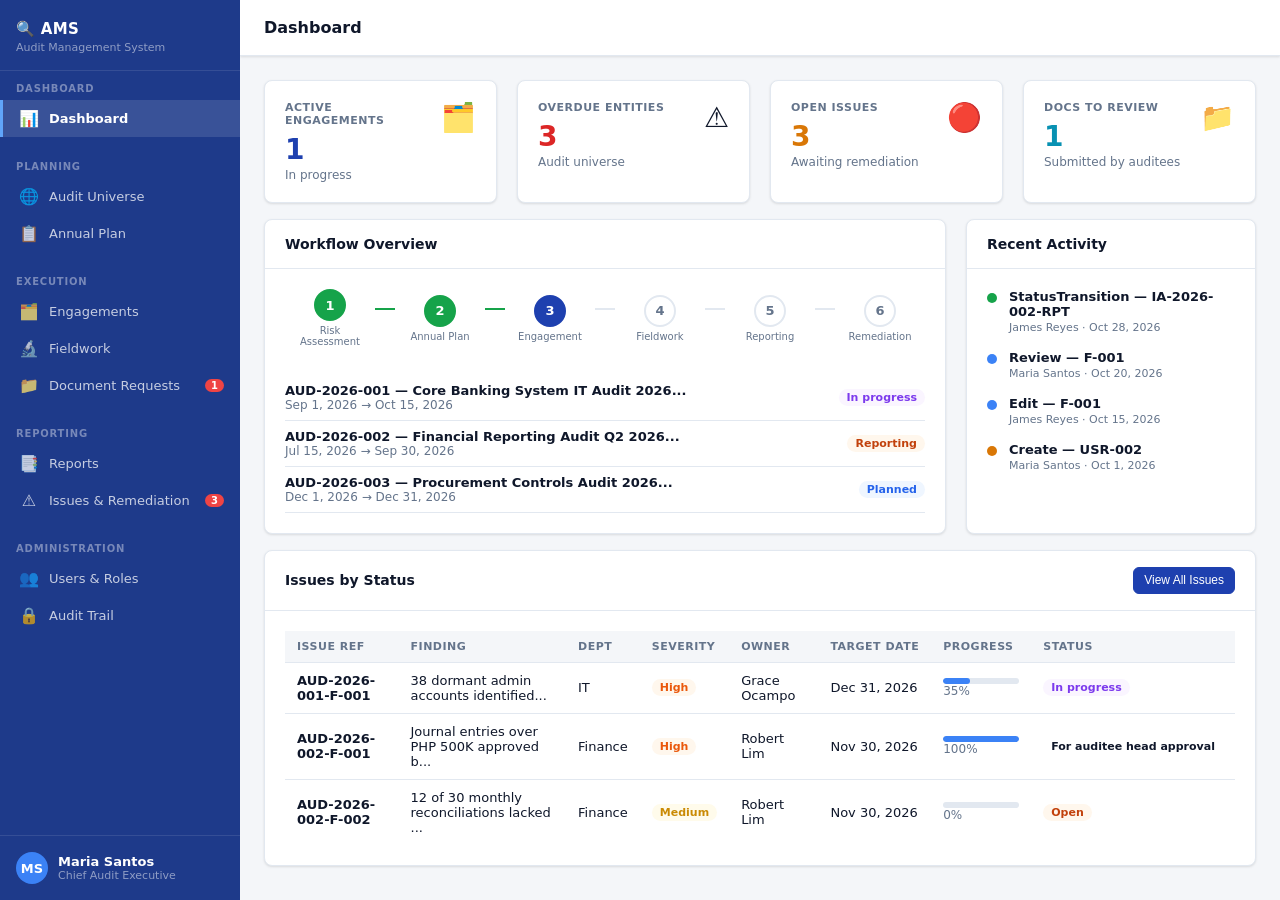
<file: index.html>
<!DOCTYPE html>
<html lang="en">
<head>
<meta charset="UTF-8">
<meta name="viewport" content="width=device-width, initial-scale=1.0">
<title>Audit Management System</title>
<style>
  :root {
    --bg: #f4f6f9;
    --surface: #ffffff;
    --border: #e2e8f0;
    --primary: #1e40af;
    --primary-light: #3b82f6;
    --primary-dark: #1e3a8a;
    --accent: #0ea5e9;
    --text: #0f172a;
    --muted: #64748b;
    --success: #16a34a;
    --warning: #d97706;
    --danger: #dc2626;
    --info: #0891b2;
    --radius: 8px;
    --shadow: 0 1px 3px rgba(0,0,0,0.08), 0 1px 2px rgba(0,0,0,0.04);
    --shadow-md: 0 4px 6px rgba(0,0,0,0.07), 0 2px 4px rgba(0,0,0,0.05);
  }
  * { box-sizing: border-box; margin: 0; padding: 0; }
  body { font-family: -apple-system, "Segoe UI", system-ui, sans-serif; font-size: 14px; background: var(--bg); color: var(--text); min-height: 100vh; }

  /* Layout */
  .app { display: flex; height: 100vh; overflow: hidden; }
  .sidebar { width: 240px; background: var(--primary-dark); color: #fff; display: flex; flex-direction: column; flex-shrink: 0; overflow-y: auto; }
  .sidebar-header { padding: 20px 16px 16px; border-bottom: 1px solid rgba(255,255,255,0.1); }
  .sidebar-header h1 { font-size: 15px; font-weight: 700; letter-spacing: 0.3px; }
  .sidebar-header p { font-size: 11px; color: rgba(255,255,255,0.5); margin-top: 3px; }
  .sidebar-section { padding: 12px 0; }
  .sidebar-section-label { font-size: 10px; font-weight: 600; letter-spacing: 0.8px; text-transform: uppercase; color: rgba(255,255,255,0.4); padding: 0 16px 6px; }
  .nav-item { display: flex; align-items: center; gap: 10px; padding: 9px 16px; cursor: pointer; font-size: 13px; color: rgba(255,255,255,0.75); transition: all 0.15s; border-left: 3px solid transparent; }
  .nav-item:hover { background: rgba(255,255,255,0.06); color: #fff; }
  .nav-item.active { background: rgba(255,255,255,0.12); color: #fff; border-left-color: #60a5fa; font-weight: 600; }
  .nav-item .icon { font-size: 16px; width: 20px; text-align: center; }
  .nav-badge { margin-left: auto; background: #ef4444; color: #fff; font-size: 10px; font-weight: 700; padding: 1px 6px; border-radius: 10px; }
  .sidebar-footer { margin-top: auto; padding: 16px; border-top: 1px solid rgba(255,255,255,0.1); }
  .user-chip { display: flex; align-items: center; gap: 10px; cursor: pointer; }
  .user-avatar { width: 32px; height: 32px; border-radius: 50%; background: var(--primary-light); display: flex; align-items: center; justify-content: center; font-size: 13px; font-weight: 700; color: #fff; flex-shrink: 0; }
  .user-info { flex: 1; min-width: 0; }
  .user-name { font-size: 13px; font-weight: 600; color: #fff; white-space: nowrap; overflow: hidden; text-overflow: ellipsis; }
  .user-role { font-size: 11px; color: rgba(255,255,255,0.5); }

  /* Main */
  .main { flex: 1; display: flex; flex-direction: column; overflow: hidden; }
  .topbar { background: var(--surface); border-bottom: 1px solid var(--border); padding: 0 24px; height: 56px; display: flex; align-items: center; gap: 16px; flex-shrink: 0; box-shadow: var(--shadow); }
  .topbar h2 { font-size: 16px; font-weight: 700; }
  .topbar-actions { margin-left: auto; display: flex; align-items: center; gap: 8px; }
  .content { flex: 1; overflow-y: auto; padding: 24px; }

  /* Cards */
  .card { background: var(--surface); border: 1px solid var(--border); border-radius: var(--radius); box-shadow: var(--shadow); }
  .card-header { padding: 16px 20px; border-bottom: 1px solid var(--border); display: flex; align-items: center; justify-content: space-between; gap: 12px; }
  .card-title { font-size: 14px; font-weight: 700; }
  .card-body { padding: 20px; }

  /* Buttons */
  .btn { display: inline-flex; align-items: center; gap: 6px; padding: 7px 14px; border-radius: 6px; font-size: 13px; font-weight: 500; cursor: pointer; border: 1px solid transparent; transition: all 0.15s; line-height: 1.4; }
  .btn-primary { background: var(--primary); color: #fff; border-color: var(--primary); }
  .btn-primary:hover { background: var(--primary-dark); }
  .btn-secondary { background: var(--surface); color: var(--text); border-color: var(--border); }
  .btn-secondary:hover { background: var(--bg); }
  .btn-success { background: var(--success); color: #fff; }
  .btn-danger { background: var(--danger); color: #fff; }
  .btn-warning { background: var(--warning); color: #fff; }
  .btn-info { background: var(--info); color: #fff; }
  .btn-sm { padding: 4px 10px; font-size: 12px; }
  .btn-xs { padding: 2px 8px; font-size: 11px; }
  .btn:disabled { opacity: 0.5; cursor: not-allowed; }

  /* Tables */
  .table-wrap { overflow-x: auto; }
  table { width: 100%; border-collapse: collapse; }
  th { background: var(--bg); font-size: 11px; font-weight: 600; text-transform: uppercase; letter-spacing: 0.5px; color: var(--muted); padding: 9px 12px; text-align: left; border-bottom: 1px solid var(--border); white-space: nowrap; }
  td { padding: 10px 12px; border-bottom: 1px solid var(--border); font-size: 13px; vertical-align: middle; }
  tr:last-child td { border-bottom: none; }
  tr:hover td { background: #f8fafc; }

  /* Badges */
  .badge { display: inline-block; padding: 2px 8px; border-radius: 12px; font-size: 11px; font-weight: 600; white-space: nowrap; }
  .badge-critical { background: #fef2f2; color: #dc2626; }
  .badge-high { background: #fff7ed; color: #ea580c; }
  .badge-medium { background: #fffbeb; color: #ca8a04; }
  .badge-low { background: #f0fdf4; color: #16a34a; }
  .badge-planned { background: #eff6ff; color: #2563eb; }
  .badge-scheduled { background: #f0f9ff; color: #0369a1; }
  .badge-in-progress { background: #faf5ff; color: #7c3aed; }
  .badge-reporting { background: #fff7ed; color: #c2410c; }
  .badge-closed { background: #f0fdf4; color: #15803d; }
  .badge-deferred { background: #fef9c3; color: #854d0e; }
  .badge-cancelled { background: #fef2f2; color: #991b1b; }
  .badge-draft { background: #f1f5f9; color: #475569; }
  .badge-open { background: #fff7ed; color: #c2410c; }
  .badge-approved { background: #f0fdf4; color: #15803d; }
  .badge-pending { background: #fef9c3; color: #854d0e; }
  .badge-overdue { background: #fef2f2; color: #dc2626; }
  .badge-due-soon { background: #fff7ed; color: #ea580c; }
  .badge-not-due { background: #f0fdf4; color: #16a34a; }
  .badge-never { background: #f8fafc; color: #64748b; }
  .badge-default { background: #f1f5f9; color: #475569; }

  /* Forms */
  .form-group { margin-bottom: 16px; }
  .form-row { display: grid; grid-template-columns: repeat(auto-fit, minmax(200px, 1fr)); gap: 16px; }
  label { display: block; font-size: 12px; font-weight: 600; color: var(--muted); margin-bottom: 5px; text-transform: uppercase; letter-spacing: 0.3px; }
  input[type=text], input[type=number], input[type=date], input[type=email], select, textarea {
    width: 100%; padding: 8px 10px; border: 1px solid var(--border); border-radius: 6px; font-size: 13px; color: var(--text); background: var(--surface); transition: border 0.15s; outline: none;
  }
  input:focus, select:focus, textarea:focus { border-color: var(--primary-light); box-shadow: 0 0 0 3px rgba(59,130,246,0.1); }
  textarea { resize: vertical; min-height: 80px; }

  /* Grid */
  .grid-2 { display: grid; grid-template-columns: 1fr 1fr; gap: 20px; }
  .grid-3 { display: grid; grid-template-columns: 1fr 1fr 1fr; gap: 20px; }
  .grid-4 { display: grid; grid-template-columns: repeat(4, 1fr); gap: 20px; }

  /* Stats */
  .stat-card { background: var(--surface); border: 1px solid var(--border); border-radius: var(--radius); padding: 20px; box-shadow: var(--shadow); }
  .stat-label { font-size: 11px; font-weight: 600; color: var(--muted); text-transform: uppercase; letter-spacing: 0.5px; }
  .stat-value { font-size: 28px; font-weight: 800; margin: 6px 0 2px; }
  .stat-sub { font-size: 12px; color: var(--muted); }
  .stat-icon { font-size: 28px; }

  /* Modals */
  .modal-overlay { position: fixed; inset: 0; background: rgba(0,0,0,0.5); display: flex; align-items: center; justify-content: center; z-index: 1000; padding: 20px; }
  .modal { background: var(--surface); border-radius: 10px; width: 100%; max-width: 640px; max-height: 90vh; display: flex; flex-direction: column; box-shadow: 0 20px 60px rgba(0,0,0,0.2); }
  .modal-lg { max-width: 860px; }
  .modal-header { padding: 20px 24px 16px; border-bottom: 1px solid var(--border); display: flex; align-items: center; justify-content: space-between; }
  .modal-header h3 { font-size: 16px; font-weight: 700; }
  .modal-close { background: none; border: none; font-size: 20px; cursor: pointer; color: var(--muted); padding: 2px 6px; border-radius: 4px; }
  .modal-close:hover { background: var(--bg); color: var(--text); }
  .modal-body { padding: 24px; overflow-y: auto; flex: 1; }
  .modal-footer { padding: 16px 24px; border-top: 1px solid var(--border); display: flex; justify-content: flex-end; gap: 10px; }

  /* Tabs (inner) */
  .tab-bar { display: flex; border-bottom: 2px solid var(--border); margin-bottom: 20px; gap: 4px; }
  .tab-btn { padding: 8px 16px; font-size: 13px; font-weight: 500; cursor: pointer; border: none; background: none; color: var(--muted); border-bottom: 2px solid transparent; margin-bottom: -2px; transition: all 0.15s; border-radius: 4px 4px 0 0; }
  .tab-btn:hover { color: var(--primary); background: var(--bg); }
  .tab-btn.active { color: var(--primary); border-bottom-color: var(--primary); font-weight: 700; }
  .tab-panel { display: none; }
  .tab-panel.active { display: block; }

  /* Timeline */
  .timeline { list-style: none; padding: 0; }
  .timeline-item { display: flex; gap: 12px; margin-bottom: 16px; }
  .timeline-dot { width: 10px; height: 10px; border-radius: 50%; background: var(--primary-light); flex-shrink: 0; margin-top: 4px; }
  .timeline-dot.success { background: var(--success); }
  .timeline-dot.warning { background: var(--warning); }
  .timeline-dot.danger { background: var(--danger); }
  .timeline-content { flex: 1; }
  .timeline-title { font-size: 13px; font-weight: 600; }
  .timeline-meta { font-size: 11px; color: var(--muted); margin-top: 2px; }

  /* Progress */
  .progress-bar { background: var(--border); border-radius: 99px; height: 6px; overflow: hidden; }
  .progress-fill { height: 100%; border-radius: 99px; background: var(--primary-light); transition: width 0.3s; }

  /* Alert */
  .alert { padding: 12px 16px; border-radius: 6px; font-size: 13px; margin-bottom: 16px; display: flex; align-items: flex-start; gap: 10px; }
  .alert-info { background: #eff6ff; border: 1px solid #bfdbfe; color: #1e40af; }
  .alert-warning { background: #fffbeb; border: 1px solid #fde68a; color: #92400e; }
  .alert-success { background: #f0fdf4; border: 1px solid #bbf7d0; color: #14532d; }
  .alert-danger { background: #fef2f2; border: 1px solid #fecaca; color: #991b1b; }

  /* Checklist */
  .check-item { display: flex; align-items: center; gap: 10px; padding: 8px 0; border-bottom: 1px solid var(--border); }
  .check-item:last-child { border-bottom: none; }
  .check-item input[type=checkbox] { width: 16px; height: 16px; accent-color: var(--primary); }
  .check-label { font-size: 13px; flex: 1; }

  /* Risk matrix colors */
  .risk-critical { color: var(--danger); font-weight: 700; }
  .risk-high { color: var(--warning); font-weight: 700; }
  .risk-medium { color: #ca8a04; font-weight: 700; }
  .risk-low { color: var(--success); font-weight: 700; }

  /* Misc */
  .flex { display: flex; align-items: center; }
  .gap-2 { gap: 8px; }
  .gap-3 { gap: 12px; }
  .mt-4 { margin-top: 16px; }
  .mt-6 { margin-top: 24px; }
  .mb-4 { margin-bottom: 16px; }
  .text-muted { color: var(--muted); }
  .text-sm { font-size: 12px; }
  .font-bold { font-weight: 700; }
  .text-right { text-align: right; }
  .hidden { display: none !important; }
  .divider { height: 1px; background: var(--border); margin: 20px 0; }
  .chip { display: inline-flex; align-items: center; gap: 4px; padding: 2px 8px; background: var(--bg); border: 1px solid var(--border); border-radius: 20px; font-size: 11px; color: var(--muted); }

  /* Workflow Steps */
  .workflow-steps { display: flex; align-items: center; gap: 0; margin-bottom: 24px; overflow-x: auto; padding-bottom: 4px; }
  .wf-step { display: flex; flex-direction: column; align-items: center; flex: 1; min-width: 90px; }
  .wf-step-circle { width: 32px; height: 32px; border-radius: 50%; display: flex; align-items: center; justify-content: center; font-size: 13px; font-weight: 700; border: 2px solid var(--border); background: var(--surface); color: var(--muted); }
  .wf-step-circle.done { background: var(--success); border-color: var(--success); color: #fff; }
  .wf-step-circle.active { background: var(--primary); border-color: var(--primary); color: #fff; }
  .wf-step-label { font-size: 10px; color: var(--muted); margin-top: 4px; text-align: center; max-width: 80px; }
  .wf-connector { flex: 1; height: 2px; background: var(--border); margin-top: -18px; min-width: 20px; }
  .wf-connector.done { background: var(--success); }

  /* Scrollbar */
  ::-webkit-scrollbar { width: 6px; height: 6px; }
  ::-webkit-scrollbar-track { background: transparent; }
  ::-webkit-scrollbar-thumb { background: #cbd5e1; border-radius: 3px; }

  /* Toast */
  #toast-container { position: fixed; bottom: 24px; right: 24px; display: flex; flex-direction: column; gap: 8px; z-index: 9999; }
  .toast { background: #1e293b; color: #f8fafc; padding: 12px 18px; border-radius: 8px; font-size: 13px; box-shadow: var(--shadow-md); display: flex; align-items: center; gap: 10px; animation: slideIn 0.2s ease; }
  .toast.success { border-left: 3px solid var(--success); }
  .toast.error { border-left: 3px solid var(--danger); }
  .toast.info { border-left: 3px solid var(--accent); }
  @keyframes slideIn { from { transform: translateX(40px); opacity: 0; } to { transform: translateX(0); opacity: 1; } }

  @media (max-width: 768px) {
    .sidebar { width: 200px; }
    .grid-4 { grid-template-columns: 1fr 1fr; }
    .grid-3 { grid-template-columns: 1fr 1fr; }
    .grid-2 { grid-template-columns: 1fr; }
  }
</style>
</head>
<body>

<div id="toast-container"></div>

<!-- MODAL CONTAINER -->
<div id="modal-root"></div>

<div class="app">
  <!-- SIDEBAR -->
  <aside class="sidebar">
    <div class="sidebar-header">
      <h1>🔍 AMS</h1>
      <p>Audit Management System</p>
    </div>

    <div class="sidebar-section">
      <div class="sidebar-section-label">Dashboard</div>
      <div class="nav-item active" onclick="navigate('dashboard')" id="nav-dashboard">
        <span class="icon">📊</span> Dashboard
      </div>
    </div>

    <div class="sidebar-section">
      <div class="sidebar-section-label">Planning</div>
      <div class="nav-item" onclick="navigate('universe')" id="nav-universe">
        <span class="icon">🌐</span> Audit Universe
      </div>
      <div class="nav-item" onclick="navigate('plan')" id="nav-plan">
        <span class="icon">📋</span> Annual Plan
      </div>
    </div>

    <div class="sidebar-section">
      <div class="sidebar-section-label">Execution</div>
      <div class="nav-item" onclick="navigate('engagements')" id="nav-engagements">
        <span class="icon">🗂️</span> Engagements
      </div>
      <div class="nav-item" onclick="navigate('fieldwork')" id="nav-fieldwork">
        <span class="icon">🔬</span> Fieldwork
      </div>
      <div class="nav-item" onclick="navigate('docreqs')" id="nav-docreqs">
        <span class="icon">📁</span> Document Requests
        <span class="nav-badge" id="badge-docreqs">3</span>
      </div>
    </div>

    <div class="sidebar-section">
      <div class="sidebar-section-label">Reporting</div>
      <div class="nav-item" onclick="navigate('reporting')" id="nav-reporting">
        <span class="icon">📑</span> Reports
      </div>
      <div class="nav-item" onclick="navigate('issues')" id="nav-issues">
        <span class="icon">⚠️</span> Issues & Remediation
        <span class="nav-badge" id="badge-issues">7</span>
      </div>
    </div>

    <div class="sidebar-section">
      <div class="sidebar-section-label">Administration</div>
      <div class="nav-item" onclick="navigate('iam')" id="nav-iam">
        <span class="icon">👥</span> Users & Roles
      </div>
      <div class="nav-item" onclick="navigate('trail')" id="nav-trail">
        <span class="icon">🔒</span> Audit Trail
      </div>
    </div>

    <div class="sidebar-footer">
      <div class="user-chip" onclick="navigate('iam')">
        <div class="user-avatar" id="user-avatar">CA</div>
        <div class="user-info">
          <div class="user-name" id="user-name">Chief Auditor</div>
          <div class="user-role" id="user-role">Chief Audit Executive</div>
        </div>
      </div>
    </div>
  </aside>

  <!-- MAIN -->
  <main class="main">
    <div class="topbar">
      <h2 id="page-title">Dashboard</h2>
      <div class="topbar-actions" id="topbar-actions"></div>
    </div>
    <div class="content" id="main-content">
      <!-- Dynamic content rendered here -->
    </div>
  </main>
</div>

<script>
// ============================================================
// DATA STORE (In-memory simulation)
// ============================================================
const DB = {
  currentUser: { id: 'AUDR-001', name: 'Maria Santos', role: 'cae', initials: 'MS', dept: 'Internal Audit' },

  roles: [
    { id: 'cae', label: 'Chief Audit Executive' },
    { id: 'manager', label: 'Audit Manager' },
    { id: 'lead', label: 'Audit-in-Charge' },
    { id: 'staff', label: 'Staff Auditor' },
    { id: 'reviewer', label: 'Independent Reviewer' },
    { id: 'committee', label: 'Audit Committee Member' },
    { id: 'exec', label: 'Executive Viewer' },
    { id: 'dept_head', label: 'Department Head' },
    { id: 'owner', label: 'Issue Owner (Auditee)' },
    { id: 'admin', label: 'System Administrator' },
  ],

  users: [
    { id: 'AUDR-001', fullName: 'Maria Santos', email: 'msantos@company.com', department: 'Internal Audit', assignedRoles: ['role:cae'], invitation: { status: 'Active' } },
    { id: 'AUDR-002', fullName: 'James Reyes', email: 'jreyes@company.com', department: 'Internal Audit', assignedRoles: ['role:auditor_in_charge'], invitation: { status: 'Active' } },
    { id: 'AUDR-003', fullName: 'Ana Cruz', email: 'acruz@company.com', department: 'Internal Audit', assignedRoles: ['role:staff_auditor'], invitation: { status: 'Active' } },
    { id: 'AUDR-004', fullName: 'Carlos Tan', email: 'ctan@company.com', department: 'Internal Audit', assignedRoles: ['role:independent_reviewer'], invitation: { status: 'Active' } },
    { id: 'USR-001', fullName: 'Robert Lim', email: 'rlim@company.com', department: 'Finance', assignedRoles: ['role:dept_head'], invitation: { status: 'Active' } },
    { id: 'USR-002', fullName: 'Grace Ocampo', email: 'gocampo@company.com', department: 'IT', assignedRoles: ['role:issue_owner'], reportsTo: 'USR-001', invitation: { status: 'Active' } },
    { id: 'USR-003', fullName: 'Mark Dela Cruz', email: 'mdelacruz@company.com', department: 'Operations', assignedRoles: ['role:issue_owner'], reportsTo: 'USR-001', invitation: { status: 'Active' } },
    { id: 'SIG-001', fullName: 'Board Audit Committee', email: 'bac@company.com', department: 'Board', assignedRoles: ['role:audit_committee'], invitation: { status: 'Active' } },
  ],

  auditables: [
    { sk: 'ENT-001', entityName: 'Core Banking System', category: 'system', department: 'IT', owner: 'USR-002', likelihood: 5, impact: 5, riskScore: 25, riskRating: 'Critical', auditFrequencyMonths: 6, defaultSize: 'Complex', lastAuditDate: '2024-06-15', lastAuditId: 'AUD-2024-001', nextDueDate: '2024-12-15', dueStatus: 'Overdue', version: 3 },
    { sk: 'ENT-002', entityName: 'Financial Reporting', category: 'process', department: 'Finance', owner: 'USR-001', likelihood: 4, impact: 5, riskScore: 20, riskRating: 'Critical', auditFrequencyMonths: 6, defaultSize: 'Complex', lastAuditDate: '2025-01-10', lastAuditId: 'AUD-2025-001', nextDueDate: '2025-07-10', dueStatus: 'Overdue', version: 2 },
    { sk: 'ENT-003', entityName: 'Procurement & Vendor Mgmt', category: 'process', department: 'Operations', owner: 'USR-003', likelihood: 3, impact: 4, riskScore: 12, riskRating: 'High', auditFrequencyMonths: 12, defaultSize: 'Medium', lastAuditDate: '2025-03-20', lastAuditId: 'AUD-2025-002', nextDueDate: '2026-03-20', dueStatus: 'Due <= 90 days', version: 2 },
    { sk: 'ENT-004', entityName: 'HR & Payroll', category: 'department', department: 'HR', owner: 'USR-001', likelihood: 2, impact: 4, riskScore: 8, riskRating: 'Medium', auditFrequencyMonths: 24, defaultSize: 'Medium', lastAuditDate: null, lastAuditId: null, nextDueDate: null, dueStatus: 'Never audited', version: 1 },
    { sk: 'ENT-005', entityName: 'Branch Operations - Makati', category: 'location', department: 'Operations', owner: 'USR-003', likelihood: 2, impact: 3, riskScore: 6, riskRating: 'Medium', auditFrequencyMonths: 24, defaultSize: 'Simple', lastAuditDate: '2024-12-01', lastAuditId: 'AUD-2024-005', nextDueDate: '2026-12-01', dueStatus: 'Not due', version: 1 },
    { sk: 'ENT-006', entityName: 'Cybersecurity Controls', category: 'system', department: 'IT', owner: 'USR-002', likelihood: 5, impact: 4, riskScore: 20, riskRating: 'Critical', auditFrequencyMonths: 6, defaultSize: 'Complex', lastAuditDate: '2025-04-01', lastAuditId: null, nextDueDate: '2025-10-01', dueStatus: 'Overdue', version: 1 },
  ],

  audits: [
    { sk: 'AUD-2026-001', entityId: 'ENT-001', auditType: 'IT', title: 'Core Banking System IT Audit 2026', status: 'In progress', size: 'Complex', budgetedHours: 400, targetWeeks: 6, startDate: '2026-09-01', endDate: '2026-10-15', objectives: 'Assess IT controls, cybersecurity posture, and system reliability of core banking operations.', scope: 'Core Banking System modules including transaction processing, user access, and data management.', team: { supervisor: { auditorId: 'AUDR-001', allocatedHours: 40 }, lead: { auditorId: 'AUDR-002', allocatedHours: 120 }, staff: [{ auditorId: 'AUDR-003', allocatedHours: 240 }] }, contacts: ['USR-002'], readinessChecks: { objectives: true, scope: true, lead: true, independence: true, timeline: true, notificationLetter: true, docRequestList: true, teamConfirmed: true, managementBriefing: false }, report: { status: 'Draft', overallRating: null }, version: 5 },
    { sk: 'AUD-2026-002', entityId: 'ENT-002', auditType: 'Financial', title: 'Financial Reporting Audit Q2 2026', status: 'Reporting', size: 'Complex', budgetedHours: 400, targetWeeks: 6, startDate: '2026-07-15', endDate: '2026-09-30', objectives: 'Evaluate accuracy, completeness, and compliance of financial reporting processes.', scope: 'General ledger, financial statements, period-close procedures.', team: { supervisor: { auditorId: 'AUDR-001', allocatedHours: 40 }, lead: { auditorId: 'AUDR-002', allocatedHours: 120 }, staff: [{ auditorId: 'AUDR-003', allocatedHours: 240 }] }, contacts: ['USR-001'], readinessChecks: { objectives: true, scope: true, lead: true, independence: true, timeline: true, notificationLetter: true, docRequestList: true, teamConfirmed: true, managementBriefing: true }, report: { reportRef: 'IA-2026-002-RPT', status: 'For engagement lead approval', overallRating: 'Needs improvement', reportDate: '2026-10-28', executiveSummary: 'The audit identified two significant findings related to period-close controls and journal entry approvals.', includedFindingIds: ['AUD-2026-002#F-001', 'AUD-2026-002#F-002'] }, version: 8 },
    { sk: 'AUD-2026-003', entityId: 'ENT-003', auditType: 'Operational', title: 'Procurement Controls Audit 2026', status: 'Planned', size: 'Medium', budgetedHours: 240, targetWeeks: 4, startDate: '2026-12-01', endDate: '2026-12-31', objectives: 'Review procurement processes and vendor management controls.', scope: 'Vendor onboarding, PO process, three-way matching, payment approvals.', team: { supervisor: { auditorId: 'AUDR-001', allocatedHours: 30 }, lead: { auditorId: 'AUDR-002', allocatedHours: 80 }, staff: [] }, contacts: ['USR-003'], readinessChecks: { objectives: true, scope: false, lead: true, independence: false, timeline: false, notificationLetter: false, docRequestList: false, teamConfirmed: false, managementBriefing: false }, report: { status: 'Draft' }, version: 1 },
  ],

  notes: [
    { sk: 'AUD-2026-001#WN-001', auditId: 'AUD-2026-001', ref: 'WN-001', type: 'NOTE', title: 'User Access Review - System Admin Accounts', reviewStatus: 'For head review', independentReviewNeeded: false, isSharedWithAuditee: false, comments: [], version: 2 },
    { sk: 'AUD-2026-001#WN-002', auditId: 'AUD-2026-001', ref: 'WN-002', type: 'NOTE', title: 'Patch Management Observation', reviewStatus: 'Draft', independentReviewNeeded: false, isSharedWithAuditee: false, comments: [], version: 1 },
    { sk: 'AUD-2026-001#F-001', auditId: 'AUD-2026-001', ref: 'F-001', type: 'FINDING', title: 'Excessive Privileged Access Accounts', reviewStatus: 'Cleared', independentReviewNeeded: true, isSharedWithAuditee: true, severity: 'High', category: 'Access Control', condition: '38 dormant admin accounts identified in production system', criteria: 'IT Security Policy 3.2 - Access reviews shall be conducted quarterly', cause: 'Lack of automated deprovisioning upon role change or termination', effect: 'Unauthorized access risk to core banking data and functions', recommendation: 'Implement automated deprovisioning workflow integrated with HR system', actionOwner: 'USR-002', targetDate: '2026-12-31', comments: [{ commentId: 'C001', authorId: 'AUDR-002', authorRole: 'Lead', text: 'Confirmed with IT team - 38 accounts verified dormant for 90+ days.', visibility: 'Internal', createdAt: '2026-10-15T10:00:00Z' }], version: 4 },
    { sk: 'AUD-2026-002#F-001', auditId: 'AUD-2026-002', ref: 'F-001', type: 'FINDING', title: 'Inadequate Period-Close Controls', reviewStatus: 'Cleared', independentReviewNeeded: true, isSharedWithAuditee: true, severity: 'High', category: 'Financial Controls', condition: 'Journal entries over PHP 500K approved by same preparer', criteria: 'Segregation of duties policy', cause: 'System configuration does not enforce dual approval', effect: 'Risk of unauthorized financial adjustments', recommendation: 'Configure system to require approver different from preparer', actionOwner: 'USR-001', targetDate: '2026-11-30', comments: [], version: 3 },
    { sk: 'AUD-2026-002#F-002', auditId: 'AUD-2026-002', ref: 'F-002', type: 'FINDING', title: 'Incomplete Reconciliation Documentation', reviewStatus: 'Cleared', independentReviewNeeded: false, isSharedWithAuditee: true, severity: 'Medium', category: 'Documentation', condition: '12 of 30 monthly reconciliations lacked supervisor sign-off', criteria: 'Reconciliation Policy 4.1', cause: 'Manual process without system enforcement', effect: 'Undetected reconciliation errors may persist', recommendation: 'Implement digital workflow for reconciliation approvals', actionOwner: 'USR-001', targetDate: '2026-11-30', comments: [], version: 2 },
  ],

  docreqs: [
    { sk: 'AUD-2026-001__DRL-001', auditId: 'AUD-2026-001', requestId: 'DRL-001', title: 'User Access Report - All Systems', description: 'Complete list of all active users with access rights per system as of audit date.', dueDate: '2026-09-15', status: 'Accepted', attachedFiles: ['evidence/AUD-2026-001/auditee/user-access-report.xlsx'], version: 3 },
    { sk: 'AUD-2026-001__DRL-002', auditId: 'AUD-2026-001', requestId: 'DRL-002', title: 'IT Security Policy Documentation', description: 'Current version of IT Security Policy and last review date.', dueDate: '2026-09-15', status: 'Submitted', attachedFiles: ['evidence/AUD-2026-001/auditee/it-security-policy-v4.pdf'], version: 2 },
    { sk: 'AUD-2026-001__DRL-003', auditId: 'AUD-2026-001', requestId: 'DRL-003', title: 'Quarterly Access Review Records', description: 'Evidence of access reviews performed in the past 12 months.', dueDate: '2026-09-20', status: 'Returned', returnReason: 'Document provided is outdated. Please provide Q3 and Q4 2025 reviews.', attachedFiles: [], version: 2 },
    { sk: 'AUD-2026-002__DRL-001', auditId: 'AUD-2026-002', requestId: 'DRL-001', title: 'Journal Entry Listing - Q1 & Q2 2026', description: 'Complete JE listing with approver details and amounts.', dueDate: '2026-08-01', status: 'Accepted', attachedFiles: ['evidence/AUD-2026-002/auditee/je-listing-q1q2-2026.xlsx'], version: 2 },
    { sk: 'AUD-2026-003__DRL-001', auditId: 'AUD-2026-003', requestId: 'DRL-001', title: 'Vendor Master List', description: 'Current vendor master list with onboarding dates and approval status.', dueDate: '2026-12-10', status: 'Requested', attachedFiles: [], version: 1 },
  ],

  issues: [
    { sk: 'AUD-2026-001-F-001', auditId: 'AUD-2026-001', findingId: 'F-001', dept: 'IT', status: 'In progress', owner: 'USR-002', monitoringAuditor: 'AUDR-002', engagementLead: 'AUDR-002', severity: 'High', originalTargetDate: '2026-12-31', currentTargetDate: '2026-12-31', extensionCount: 0, percentComplete: 35, findingSnapshot: { condition: '38 dormant admin accounts identified', recommendation: 'Implement automated deprovisioning workflow' }, closureFlow: { currentStep: 0, outcome: 'Pending' }, closedAt: null, version: 2 },
    { sk: 'AUD-2026-002-F-001', auditId: 'AUD-2026-002', findingId: 'F-001', dept: 'Finance', status: 'For auditee head approval', owner: 'USR-001', monitoringAuditor: 'AUDR-002', engagementLead: 'AUDR-002', severity: 'High', originalTargetDate: '2026-11-30', currentTargetDate: '2026-11-30', extensionCount: 0, percentComplete: 100, findingSnapshot: { condition: 'Journal entries over PHP 500K approved by same preparer', recommendation: 'Configure system to require approver different from preparer' }, closureFlow: { currentStep: 1, submissionSummary: 'System configuration updated and tested. Dual-approval now enforced for all JEs above threshold.', closureArtifactFileKeys: ['evidence/AUD-2026-002/closure/config-screenshot.png'], headApproval: null, outcome: 'Pending' }, closedAt: null, version: 4 },
    { sk: 'AUD-2026-002-F-002', auditId: 'AUD-2026-002', findingId: 'F-002', dept: 'Finance', status: 'Open', owner: 'USR-001', monitoringAuditor: 'AUDR-002', engagementLead: 'AUDR-002', severity: 'Medium', originalTargetDate: '2026-11-30', currentTargetDate: '2026-11-30', extensionCount: 0, percentComplete: 0, findingSnapshot: { condition: '12 of 30 monthly reconciliations lacked supervisor sign-off', recommendation: 'Implement digital workflow for reconciliation approvals' }, closureFlow: { currentStep: 0, outcome: 'Pending' }, closedAt: null, version: 1 },
  ],

  trail: [
    { sk: '2026-10-28T14:30:00Z#a1b2c3', auditId: 'AUD-2026-002', action: 'StatusTransition', entityRef: 'IA-2026-002-RPT', performedBy: 'AUDR-002', roles: ['role:auditor_in_charge'], details: { from: 'Draft', to: 'For engagement lead approval' }, timestamp: '2026-10-28T14:30:00Z' },
    { sk: '2026-10-20T09:15:00Z#d4e5f6', auditId: 'AUD-2026-001', action: 'Review', entityRef: 'F-001', performedBy: 'AUDR-001', roles: ['role:cae'], details: { from: 'For independent review', to: 'Cleared' }, timestamp: '2026-10-20T09:15:00Z' },
    { sk: '2026-10-15T11:00:00Z#g7h8i9', auditId: 'AUD-2026-001', action: 'Edit', entityRef: 'F-001', performedBy: 'AUDR-002', roles: ['role:auditor_in_charge'], details: { field: 'condition', prev: 'Draft finding', next: '38 dormant admin accounts' }, timestamp: '2026-10-15T11:00:00Z' },
    { sk: '2026-10-01T08:00:00Z#j0k1l2', auditId: '_iam', action: 'Create', entityRef: 'USR-002', performedBy: 'AUDR-001', roles: ['role:cae'], details: { action: 'User invited', email: 'gocampo@company.com' }, timestamp: '2026-10-01T08:00:00Z' },
  ],
};

// ============================================================
// HELPERS
// ============================================================
function toast(msg, type = 'info') {
  const c = document.getElementById('toast-container');
  const t = document.createElement('div');
  t.className = `toast ${type}`;
  const icons = { info: 'ℹ️', success: '✅', error: '❌' };
  t.innerHTML = `<span>${icons[type] || 'ℹ️'}</span><span>${msg}</span>`;
  c.appendChild(t);
  setTimeout(() => t.remove(), 3500);
}

function badge(status) {
  const map = {
    'Critical': 'badge-critical', 'High': 'badge-high', 'Medium': 'badge-medium', 'Low': 'badge-low',
    'Planned': 'badge-planned', 'Scheduled': 'badge-scheduled', 'In progress': 'badge-in-progress',
    'Reporting': 'badge-reporting', 'Closed': 'badge-closed', 'Deferred': 'badge-deferred', 'Cancelled': 'badge-cancelled',
    'Draft': 'badge-draft', 'Open': 'badge-open', 'Approved': 'badge-approved', 'Pending': 'badge-pending',
    'Overdue': 'badge-overdue', 'Due <= 90 days': 'badge-due-soon', 'Not due': 'badge-not-due', 'Never audited': 'badge-never',
    'Accepted': 'badge-approved', 'Requested': 'badge-pending', 'Returned': 'badge-overdue', 'Submitted': 'badge-in-progress',
    'Active': 'badge-approved', 'Invited': 'badge-in-progress', 'Expired': 'badge-overdue', 'Not invited': 'badge-never',
    'Cleared': 'badge-approved', 'For head review': 'badge-in-progress', 'For independent review': 'badge-warning',
    'For auditee head approval': 'badge-warning', 'For auditor review': 'badge-in-progress', 'For engagement lead approval': 'badge-in-progress',
  };
  const cls = map[status] || 'badge-default';
  return `<span class="badge ${cls}">${status}</span>`;
}

function userName(id) {
  const u = DB.users.find(x => x.id === id);
  return u ? u.fullName : id;
}

function riskClass(rating) {
  return { Critical: 'risk-critical', High: 'risk-high', Medium: 'risk-medium', Low: 'risk-low' }[rating] || '';
}

function modal(title, bodyHtml, footerHtml = '', sizeCls = '') {
  document.getElementById('modal-root').innerHTML = `
    <div class="modal-overlay" onclick="if(event.target===this)closeModal()">
      <div class="modal ${sizeCls}">
        <div class="modal-header">
          <h3>${title}</h3>
          <button class="modal-close" onclick="closeModal()">✕</button>
        </div>
        <div class="modal-body">${bodyHtml}</div>
        ${footerHtml ? `<div class="modal-footer">${footerHtml}</div>` : ''}
      </div>
    </div>`;
}

function closeModal() {
  document.getElementById('modal-root').innerHTML = '';
}

function fmt(dateStr) {
  if (!dateStr) return '—';
  const d = new Date(dateStr);
  return d.toLocaleDateString('en-PH', { year: 'numeric', month: 'short', day: 'numeric' });
}

// ============================================================
// NAVIGATION
// ============================================================
let currentPage = 'dashboard';

function navigate(page) {
  currentPage = page;
  document.querySelectorAll('.nav-item').forEach(n => n.classList.remove('active'));
  const navEl = document.getElementById(`nav-${page}`);
  if (navEl) navEl.classList.add('active');

  const titles = {
    dashboard: 'Dashboard',
    universe: 'Audit Universe',
    plan: 'Annual Audit Plan',
    engagements: 'Engagements',
    fieldwork: 'Fieldwork & Notes',
    docreqs: 'Document Requests',
    reporting: 'Reports',
    issues: 'Issues & Remediation',
    iam: 'Users & Roles',
    trail: 'Audit Trail',
  };
  document.getElementById('page-title').textContent = titles[page] || page;
  document.getElementById('topbar-actions').innerHTML = '';

  const render = {
    dashboard: renderDashboard,
    universe: renderUniverse,
    plan: renderPlan,
    engagements: renderEngagements,
    fieldwork: renderFieldwork,
    docreqs: renderDocReqs,
    reporting: renderReporting,
    issues: renderIssues,
    iam: renderIAM,
    trail: renderTrail,
  };
  if (render[page]) render[page]();
}

// ============================================================
// DASHBOARD
// ============================================================
function renderDashboard() {
  const overdue = DB.auditables.filter(a => a.dueStatus === 'Overdue').length;
  const openIssues = DB.issues.filter(i => i.status !== 'Closed').length;
  const inProgress = DB.audits.filter(a => a.status === 'In progress').length;
  const pendingDocs = DB.docreqs.filter(d => d.status === 'Submitted').length;

  document.getElementById('main-content').innerHTML = `
    <div class="grid-4 mb-4">
      <div class="stat-card">
        <div class="flex gap-2" style="justify-content:space-between;align-items:flex-start">
          <div>
            <div class="stat-label">Active Engagements</div>
            <div class="stat-value" style="color:var(--primary)">${inProgress}</div>
            <div class="stat-sub">In progress</div>
          </div>
          <div class="stat-icon">🗂️</div>
        </div>
      </div>
      <div class="stat-card">
        <div class="flex gap-2" style="justify-content:space-between;align-items:flex-start">
          <div>
            <div class="stat-label">Overdue Entities</div>
            <div class="stat-value" style="color:var(--danger)">${overdue}</div>
            <div class="stat-sub">Audit universe</div>
          </div>
          <div class="stat-icon">⚠️</div>
        </div>
      </div>
      <div class="stat-card">
        <div class="flex gap-2" style="justify-content:space-between;align-items:flex-start">
          <div>
            <div class="stat-label">Open Issues</div>
            <div class="stat-value" style="color:var(--warning)">${openIssues}</div>
            <div class="stat-sub">Awaiting remediation</div>
          </div>
          <div class="stat-icon">🔴</div>
        </div>
      </div>
      <div class="stat-card">
        <div class="flex gap-2" style="justify-content:space-between;align-items:flex-start">
          <div>
            <div class="stat-label">Docs to Review</div>
            <div class="stat-value" style="color:var(--info)">${pendingDocs}</div>
            <div class="stat-sub">Submitted by auditees</div>
          </div>
          <div class="stat-icon">📁</div>
        </div>
      </div>
    </div>

    <div class="grid-2">
      <div class="card">
        <div class="card-header">
          <div class="card-title">Workflow Overview</div>
        </div>
        <div class="card-body">
          <div class="workflow-steps">
            <div class="wf-step">
              <div class="wf-step-circle done">1</div>
              <div class="wf-step-label">Risk Assessment</div>
            </div>
            <div class="wf-connector done"></div>
            <div class="wf-step">
              <div class="wf-step-circle done">2</div>
              <div class="wf-step-label">Annual Plan</div>
            </div>
            <div class="wf-connector done"></div>
            <div class="wf-step">
              <div class="wf-step-circle active">3</div>
              <div class="wf-step-label">Engagement</div>
            </div>
            <div class="wf-connector"></div>
            <div class="wf-step">
              <div class="wf-step-circle">4</div>
              <div class="wf-step-label">Fieldwork</div>
            </div>
            <div class="wf-connector"></div>
            <div class="wf-step">
              <div class="wf-step-circle">5</div>
              <div class="wf-step-label">Reporting</div>
            </div>
            <div class="wf-connector"></div>
            <div class="wf-step">
              <div class="wf-step-circle">6</div>
              <div class="wf-step-label">Remediation</div>
            </div>
          </div>
          <div style="margin-top:16px;">
            ${DB.audits.map(a => `
              <div style="display:flex;align-items:center;justify-content:space-between;padding:8px 0;border-bottom:1px solid var(--border)">
                <div>
                  <div style="font-size:13px;font-weight:600">${a.sk} — ${a.title.substring(0, 40)}...</div>
                  <div class="text-muted text-sm">${fmt(a.startDate)} → ${fmt(a.endDate)}</div>
                </div>
                ${badge(a.status)}
              </div>`).join('')}
          </div>
        </div>
      </div>

      <div class="card">
        <div class="card-header"><div class="card-title">Recent Activity</div></div>
        <div class="card-body">
          <ul class="timeline">
            ${DB.trail.map(t => `
              <li class="timeline-item">
                <div class="timeline-dot ${t.action === 'StatusTransition' ? 'success' : t.action === 'Create' ? 'warning' : ''}"></div>
                <div class="timeline-content">
                  <div class="timeline-title">${t.action} — ${t.entityRef}</div>
                  <div class="timeline-meta">${userName(t.performedBy)} · ${fmt(t.timestamp)}</div>
                </div>
              </li>`).join('')}
          </ul>
        </div>
      </div>
    </div>

    <div class="card mt-4">
      <div class="card-header">
        <div class="card-title">Issues by Status</div>
        <button class="btn btn-primary btn-sm" onclick="navigate('issues')">View All Issues</button>
      </div>
      <div class="card-body table-wrap">
        <table>
          <thead><tr><th>Issue Ref</th><th>Finding</th><th>Dept</th><th>Severity</th><th>Owner</th><th>Target Date</th><th>Progress</th><th>Status</th></tr></thead>
          <tbody>
            ${DB.issues.map(i => `
              <tr>
                <td><strong>${i.sk}</strong></td>
                <td>${i.findingSnapshot.condition.substring(0, 40)}...</td>
                <td>${i.dept}</td>
                <td>${badge(i.severity)}</td>
                <td>${userName(i.owner)}</td>
                <td>${fmt(i.currentTargetDate)}</td>
                <td style="min-width:100px">
                  <div class="progress-bar"><div class="progress-fill" style="width:${i.percentComplete}%"></div></div>
                  <div class="text-sm text-muted mt-1">${i.percentComplete}%</div>
                </td>
                <td>${badge(i.status)}</td>
              </tr>`).join('')}
          </tbody>
        </table>
      </div>
    </div>`;
}

// ============================================================
// STAGE 1: AUDIT UNIVERSE
// ============================================================
function renderUniverse() {
  document.getElementById('topbar-actions').innerHTML = `
    <button class="btn btn-primary btn-sm" onclick="openAddEntity()">+ Add Entity</button>`;

  const html = `
    <div class="alert alert-info">
      <span>ℹ️</span>
      <div><strong>Stage 1: Risk Assessment & Universe</strong> — Register auditable entities and rate Likelihood (1–5) × Impact (1–5) to derive Risk Score and audit frequency.</div>
    </div>
    <div class="card">
      <div class="card-header">
        <div class="card-title">Audit Universe (${DB.auditables.length} entities)</div>
        <div class="flex gap-2">
          <select id="filter-status" onchange="filterUniverse()" style="font-size:12px;padding:5px 8px;border-radius:5px;border:1px solid var(--border)">
            <option value="">All Statuses</option>
            <option>Overdue</option><option>Due &lt;= 90 days</option><option>Not due</option><option>Never audited</option><option>Scheduled</option>
          </select>
          <select id="filter-rating" onchange="filterUniverse()" style="font-size:12px;padding:5px 8px;border-radius:5px;border:1px solid var(--border)">
            <option value="">All Ratings</option>
            <option>Critical</option><option>High</option><option>Medium</option><option>Low</option>
          </select>
        </div>
      </div>
      <div class="table-wrap">
        <table id="universe-table">
          <thead><tr><th>Code</th><th>Entity</th><th>Category</th><th>Dept</th><th>Likelihood</th><th>Impact</th><th>Risk Score</th><th>Rating</th><th>Frequency</th><th>Last Audit</th><th>Next Due</th><th>Status</th><th>Actions</th></tr></thead>
          <tbody>${universeRows(DB.auditables)}</tbody>
        </table>
      </div>
    </div>`;
  document.getElementById('main-content').innerHTML = html;
}

function universeRows(list) {
  return list.map(e => `
    <tr>
      <td><strong>${e.sk}</strong></td>
      <td>${e.entityName}</td>
      <td><span class="chip">${e.category}</span></td>
      <td>${e.department}</td>
      <td style="text-align:center">${e.likelihood}</td>
      <td style="text-align:center">${e.impact}</td>
      <td style="text-align:center;font-weight:700;font-size:15px" class="${riskClass(e.riskRating)}">${e.riskScore}</td>
      <td>${badge(e.riskRating)}</td>
      <td>${e.auditFrequencyMonths}m</td>
      <td>${fmt(e.lastAuditDate)}</td>
      <td>${fmt(e.nextDueDate)}</td>
      <td>${badge(e.dueStatus)}</td>
      <td>
        <button class="btn btn-secondary btn-xs" onclick="editEntity('${e.sk}')">Edit</button>
      </td>
    </tr>`).join('');
}

function filterUniverse() {
  const st = document.getElementById('filter-status').value;
  const rt = document.getElementById('filter-rating').value;
  let list = DB.auditables;
  if (st) list = list.filter(e => e.dueStatus === st);
  if (rt) list = list.filter(e => e.riskRating === rt);
  document.querySelector('#universe-table tbody').innerHTML = universeRows(list);
}

function openAddEntity() {
  modal('Add Auditable Entity', `
    <div class="form-row">
      <div class="form-group">
        <label>Entity Name</label>
        <input type="text" id="ent-name" placeholder="e.g. Treasury Operations">
      </div>
      <div class="form-group">
        <label>Category</label>
        <select id="ent-cat">
          <option>process</option><option>department</option><option>location</option><option>system</option><option>vendor</option><option>project</option>
        </select>
      </div>
    </div>
    <div class="form-row">
      <div class="form-group">
        <label>Department</label>
        <input type="text" id="ent-dept" placeholder="e.g. Treasury">
      </div>
      <div class="form-group">
        <label>Owner (Auditee)</label>
        <select id="ent-owner">
          ${DB.users.filter(u => u.assignedRoles.some(r => r.includes('owner') || r.includes('dept_head'))).map(u => `<option value="${u.id}">${u.fullName}</option>`).join('')}
        </select>
      </div>
    </div>
    <div class="form-row">
      <div class="form-group">
        <label>Likelihood (1-5)</label>
        <input type="number" id="ent-lik" min="1" max="5" value="3" oninput="calcRisk()">
      </div>
      <div class="form-group">
        <label>Impact (1-5)</label>
        <input type="number" id="ent-imp" min="1" max="5" value="3" oninput="calcRisk()">
      </div>
      <div class="form-group">
        <label>Risk Score</label>
        <input type="text" id="ent-score" value="9" readonly style="background:var(--bg);font-weight:700">
      </div>
      <div class="form-group">
        <label>Risk Rating</label>
        <input type="text" id="ent-rating" value="Medium" readonly style="background:var(--bg);font-weight:700">
      </div>
    </div>`,
    `<button class="btn btn-secondary" onclick="closeModal()">Cancel</button>
     <button class="btn btn-primary" onclick="saveEntity()">Save Entity</button>`);
}

function calcRisk() {
  const l = parseInt(document.getElementById('ent-lik').value) || 1;
  const i = parseInt(document.getElementById('ent-imp').value) || 1;
  const score = l * i;
  const rating = score >= 20 ? 'Critical' : score >= 10 ? 'High' : score >= 5 ? 'Medium' : 'Low';
  document.getElementById('ent-score').value = score;
  document.getElementById('ent-rating').value = rating;
}

function saveEntity() {
  const name = document.getElementById('ent-name').value.trim();
  if (!name) { toast('Entity name is required', 'error'); return; }
  const l = parseInt(document.getElementById('ent-lik').value);
  const i = parseInt(document.getElementById('ent-imp').value);
  const score = l * i;
  const rating = score >= 20 ? 'Critical' : score >= 10 ? 'High' : score >= 5 ? 'Medium' : 'Low';
  const freqMap = { Critical: 6, High: 12, Medium: 24, Low: 36 };
  const n = DB.auditables.length + 1;
  DB.auditables.push({
    sk: `ENT-${String(n).padStart(3,'0')}`, entityName: name,
    category: document.getElementById('ent-cat').value,
    department: document.getElementById('ent-dept').value,
    owner: document.getElementById('ent-owner').value,
    likelihood: l, impact: i, riskScore: score, riskRating: rating,
    auditFrequencyMonths: freqMap[rating], defaultSize: score >= 15 ? 'Complex' : score >= 8 ? 'Medium' : 'Simple',
    lastAuditDate: null, lastAuditId: null, nextDueDate: null, dueStatus: 'Never audited', version: 1,
  });
  closeModal();
  toast('Entity added to audit universe', 'success');
  renderUniverse();
}

function editEntity(sk) {
  const e = DB.auditables.find(x => x.sk === sk);
  if (!e) return;
  modal(`Edit Entity — ${e.sk}`, `
    <div class="form-row">
      <div class="form-group"><label>Likelihood (1-5)</label><input type="number" id="edit-lik" min="1" max="5" value="${e.likelihood}" oninput="calcRiskEdit()"></div>
      <div class="form-group"><label>Impact (1-5)</label><input type="number" id="edit-imp" min="1" max="5" value="${e.impact}" oninput="calcRiskEdit()"></div>
      <div class="form-group"><label>Risk Score</label><input id="edit-score" value="${e.riskScore}" readonly style="background:var(--bg);font-weight:700"></div>
      <div class="form-group"><label>Risk Rating</label><input id="edit-rating" value="${e.riskRating}" readonly style="background:var(--bg);font-weight:700"></div>
    </div>
    <div class="form-group"><label>Notes</label><textarea id="edit-notes" placeholder="Optional notes">${e.notes || ''}</textarea></div>`,
    `<button class="btn btn-secondary" onclick="closeModal()">Cancel</button>
     <button class="btn btn-primary" onclick="updateEntity('${sk}')">Save Changes</button>`);
}

function calcRiskEdit() {
  const l = parseInt(document.getElementById('edit-lik').value) || 1;
  const i = parseInt(document.getElementById('edit-imp').value) || 1;
  const score = l * i;
  const rating = score >= 20 ? 'Critical' : score >= 10 ? 'High' : score >= 5 ? 'Medium' : 'Low';
  document.getElementById('edit-score').value = score;
  document.getElementById('edit-rating').value = rating;
}

function updateEntity(sk) {
  const e = DB.auditables.find(x => x.sk === sk);
  const l = parseInt(document.getElementById('edit-lik').value);
  const i = parseInt(document.getElementById('edit-imp').value);
  e.likelihood = l; e.impact = i;
  e.riskScore = l * i;
  e.riskRating = e.riskScore >= 20 ? 'Critical' : e.riskScore >= 10 ? 'High' : e.riskScore >= 5 ? 'Medium' : 'Low';
  e.notes = document.getElementById('edit-notes').value;
  e.version++;
  closeModal();
  toast('Entity updated', 'success');
  renderUniverse();
}

// ============================================================
// STAGE 2: ANNUAL PLAN
// ============================================================
function renderPlan() {
  document.getElementById('topbar-actions').innerHTML = `
    <button class="btn btn-primary btn-sm" onclick="openCreateAudit()">+ Create Audit</button>`;

  const critHigh = DB.auditables.filter(a => ['Critical','High'].includes(a.riskRating));
  const totalBudget = DB.audits.reduce((s, a) => s + a.budgetedHours, 0);
  const planStatus = 'Approved by Audit Committee';

  document.getElementById('main-content').innerHTML = `
    <div class="alert alert-success">
      <span>✅</span>
      <div><strong>Stage 2: Annual Audit Planning</strong> — Annual Plan is <strong>${planStatus}</strong>. ${DB.audits.length} audits planned with ${totalBudget} total budgeted hours.</div>
    </div>
    <div class="grid-3 mb-4">
      <div class="stat-card">
        <div class="stat-label">Total Audits</div>
        <div class="stat-value" style="color:var(--primary)">${DB.audits.length}</div>
        <div class="stat-sub">In annual plan</div>
      </div>
      <div class="stat-card">
        <div class="stat-label">Total Budget</div>
        <div class="stat-value" style="color:var(--success)">${totalBudget}h</div>
        <div class="stat-sub">Allocated hours</div>
      </div>
      <div class="stat-card">
        <div class="stat-label">High+ Risk Entities</div>
        <div class="stat-value" style="color:var(--danger)">${critHigh.length}</div>
        <div class="stat-sub">Prioritized for audit</div>
      </div>
    </div>

    <div class="card mb-4">
      <div class="card-header">
        <div class="card-title">Annual Audit Plan — FY 2026</div>
        <button class="btn btn-success btn-sm" onclick="toast('Annual Plan Memo generated and submitted to Audit Committee','success')">📄 Generate Plan Memo (AP)</button>
      </div>
      <div class="table-wrap">
        <table>
          <thead><tr><th>Audit Ref</th><th>Title</th><th>Type</th><th>Entity</th><th>Size</th><th>Budget Hours</th><th>Duration</th><th>Start Date</th><th>Supervisor</th><th>Lead</th><th>Status</th><th>Actions</th></tr></thead>
          <tbody>
            ${DB.audits.map(a => {
              const ent = DB.auditables.find(e => e.sk === a.entityId);
              return `<tr>
                <td><strong>${a.sk}</strong></td>
                <td>${a.title}</td>
                <td><span class="chip">${a.auditType}</span></td>
                <td>${ent ? ent.entityName : a.entityId}</td>
                <td>${badge(a.size)}</td>
                <td>${a.budgetedHours}h</td>
                <td>${a.targetWeeks}w</td>
                <td>${fmt(a.startDate)}</td>
                <td>${userName(a.team.supervisor.auditorId)}</td>
                <td>${userName(a.team.lead.auditorId)}</td>
                <td>${badge(a.status)}</td>
                <td>
                  <button class="btn btn-secondary btn-xs" onclick="viewAuditDetail('${a.sk}')">View</button>
                </td>
              </tr>`;}).join('')}
          </tbody>
        </table>
      </div>
    </div>

    <div class="card">
      <div class="card-header"><div class="card-title">Entities Recommended for Plan (Critical / High Risk)</div></div>
      <div class="table-wrap">
        <table>
          <thead><tr><th>Code</th><th>Entity</th><th>Risk Rating</th><th>Risk Score</th><th>Frequency</th><th>Due Status</th><th>Recommended Size</th></tr></thead>
          <tbody>
            ${critHigh.map(e => `<tr>
              <td>${e.sk}</td><td>${e.entityName}</td><td>${badge(e.riskRating)}</td>
              <td><span class="${riskClass(e.riskRating)}">${e.riskScore}</span></td>
              <td>${e.auditFrequencyMonths}m</td><td>${badge(e.dueStatus)}</td><td>${e.defaultSize}</td>
            </tr>`).join('')}
          </tbody>
        </table>
      </div>
    </div>`;
}

function openCreateAudit() {
  modal('Create New Audit', `
    <div class="form-row">
      <div class="form-group">
        <label>Audit Title</label>
        <input type="text" id="new-title" placeholder="e.g. IT General Controls Audit 2026">
      </div>
      <div class="form-group">
        <label>Audit Type</label>
        <select id="new-type"><option>Operational</option><option>Financial</option><option>IT</option><option>Compliance</option></select>
      </div>
    </div>
    <div class="form-row">
      <div class="form-group">
        <label>Entity</label>
        <select id="new-entity">${DB.auditables.map(e => `<option value="${e.sk}">${e.sk} — ${e.entityName}</option>`).join('')}</select>
      </div>
      <div class="form-group">
        <label>Size</label>
        <select id="new-size" onchange="updateBudget()">
          <option>Simple</option><option>Medium</option><option selected>Complex</option><option>Epic</option>
        </select>
      </div>
    </div>
    <div class="form-row">
      <div class="form-group"><label>Start Date</label><input type="date" id="new-start"></div>
      <div class="form-group"><label>End Date</label><input type="date" id="new-end"></div>
    </div>
    <div class="form-row">
      <div class="form-group"><label>Budgeted Hours</label><input type="text" id="new-budget" value="400" readonly style="background:var(--bg)"></div>
      <div class="form-group"><label>Target Weeks</label><input type="text" id="new-weeks" value="6" readonly style="background:var(--bg)"></div>
    </div>
    <div class="form-group"><label>Objectives</label><textarea id="new-obj" placeholder="State the audit objectives..."></textarea></div>`,
    `<button class="btn btn-secondary" onclick="closeModal()">Cancel</button>
     <button class="btn btn-primary" onclick="saveNewAudit()">Create Audit</button>`);
}

function updateBudget() {
  const map = { Simple: [120,3], Medium: [240,4], Complex: [400,6], Epic: [640,8] };
  const s = document.getElementById('new-size').value;
  document.getElementById('new-budget').value = map[s][0];
  document.getElementById('new-weeks').value = map[s][1];
}

function saveNewAudit() {
  const title = document.getElementById('new-title').value.trim();
  if (!title) { toast('Title is required','error'); return; }
  const yr = new Date().getFullYear();
  const n = DB.audits.length + 1;
  const sk = `AUD-${yr}-${String(n).padStart(3,'0')}`;
  const map = { Simple: [120,3], Medium: [240,4], Complex: [400,6], Epic: [640,8] };
  const size = document.getElementById('new-size').value;
  DB.audits.push({
    sk, entityId: document.getElementById('new-entity').value,
    auditType: document.getElementById('new-type').value, title,
    status: 'Planned', size, budgetedHours: map[size][0], targetWeeks: map[size][1],
    startDate: document.getElementById('new-start').value,
    endDate: document.getElementById('new-end').value,
    objectives: document.getElementById('new-obj').value,
    scope: '', criteria: [],
    team: { supervisor: { auditorId: 'AUDR-001', allocatedHours: 40 }, lead: { auditorId: 'AUDR-002', allocatedHours: 120 }, staff: [] },
    contacts: [],
    readinessChecks: { objectives: false, scope: false, lead: false, independence: false, timeline: false, notificationLetter: false, docRequestList: false, teamConfirmed: false, managementBriefing: false },
    report: { status: 'Draft' }, version: 1,
  });
  closeModal();
  toast(`Audit ${sk} created`, 'success');
  renderPlan();
}

// ============================================================
// ENGAGEMENTS / COCKPIT
// ============================================================
function renderEngagements() {
  document.getElementById('main-content').innerHTML = `
    <div class="alert alert-info">
      <span>ℹ️</span>
      <div><strong>Stage 3: Engagement Readiness</strong> — Each audit must pass 9 readiness checks before fieldwork begins. Issue Notification Letters (NL) and Document Request Lists (DRL) from here.</div>
    </div>
    <div class="card">
      <div class="card-header"><div class="card-title">All Engagements</div></div>
      <div class="table-wrap">
        <table>
          <thead><tr><th>Ref</th><th>Title</th><th>Type</th><th>Size</th><th>Lead</th><th>Start</th><th>End</th><th>Readiness</th><th>Status</th><th></th></tr></thead>
          <tbody>
            ${DB.audits.map(a => {
              const checks = Object.values(a.readinessChecks);
              const done = checks.filter(Boolean).length;
              const pct = Math.round(done / checks.length * 100);
              return `<tr>
                <td><strong>${a.sk}</strong></td>
                <td>${a.title}</td>
                <td><span class="chip">${a.auditType}</span></td>
                <td>${a.size}</td>
                <td>${userName(a.team.lead.auditorId)}</td>
                <td>${fmt(a.startDate)}</td>
                <td>${fmt(a.endDate)}</td>
                <td style="min-width:100px">
                  <div class="progress-bar"><div class="progress-fill" style="width:${pct}%"></div></div>
                  <div class="text-sm text-muted">${done}/9 checks</div>
                </td>
                <td>${badge(a.status)}</td>
                <td><button class="btn btn-primary btn-xs" onclick="openCockpit('${a.sk}')">Open Cockpit</button></td>
              </tr>`;}).join('')}
          </tbody>
        </table>
      </div>
    </div>`;
}

function openCockpit(sk) {
  const a = DB.audits.find(x => x.sk === sk);
  if (!a) return;
  const checks = [
    { key: 'objectives', label: 'Objectives & criteria defined' },
    { key: 'scope', label: 'Scope clearly documented' },
    { key: 'lead', label: 'Audit-in-Charge assigned' },
    { key: 'independence', label: 'Independence confirmed (no conflicts)' },
    { key: 'timeline', label: 'Engagement timeline approved' },
    { key: 'notificationLetter', label: 'Notification Letter (NL) issued' },
    { key: 'docRequestList', label: 'Document Request List (DRL) sent' },
    { key: 'teamConfirmed', label: 'Full team roster confirmed' },
    { key: 'managementBriefing', label: 'Management briefing conducted' },
  ];
  const checksHtml = checks.map(c => `
    <div class="check-item">
      <input type="checkbox" ${a.readinessChecks[c.key] ? 'checked' : ''} id="rc-${c.key}" onchange="toggleCheck('${sk}','${c.key}')">
      <label class="check-label" for="rc-${c.key}">${c.label}</label>
      ${a.readinessChecks[c.key] ? '<span style="color:var(--success);font-size:16px">✓</span>' : ''}
    </div>`).join('');
  const done = Object.values(a.readinessChecks).filter(Boolean).length;
  const ready = done === 9;

  modal(`Engagement Cockpit — ${a.sk}`, `
    <div class="tab-bar">
      <button class="tab-btn active" onclick="switchTab(this,'cockpit-readiness')">Readiness</button>
      <button class="tab-btn" onclick="switchTab(this,'cockpit-team')">Team</button>
      <button class="tab-btn" onclick="switchTab(this,'cockpit-letters')">Letters & DRL</button>
    </div>
    <div id="cockpit-readiness" class="tab-panel active">
      <div class="flex gap-2 mb-4" style="justify-content:space-between;align-items:center">
        <strong>${done}/9 Readiness Checks Completed</strong>
        ${ready ? '<span class="badge badge-approved">✓ Ready for Fieldwork</span>' : '<span class="badge badge-pending">Not ready yet</span>'}
      </div>
      <div class="progress-bar mb-4" style="height:8px">
        <div class="progress-fill" style="width:${Math.round(done/9*100)}%"></div>
      </div>
      ${checksHtml}
      ${ready && a.status === 'Planned' ? `<div class="mt-4"><button class="btn btn-success" onclick="startEngagement('${sk}')">🚀 Start Engagement</button></div>` : ''}
    </div>
    <div id="cockpit-team" class="tab-panel">
      <div style="display:grid;gap:12px">
        <div class="card"><div class="card-body">
          <div class="flex gap-3 mb-2"><strong>Supervisor:</strong> ${userName(a.team.supervisor.auditorId)}</div>
          <div class="flex gap-3 mb-2"><strong>Lead (AIC):</strong> ${userName(a.team.lead.auditorId)}</div>
          <div><strong>Staff:</strong> ${a.team.staff.length > 0 ? a.team.staff.map(s => userName(s.auditorId)).join(', ') : 'None assigned'}</div>
          <div class="mt-4"><strong>Auditee Contacts:</strong> ${a.contacts.map(c => userName(c)).join(', ') || 'None'}</div>
        </div></div>
      </div>
    </div>
    <div id="cockpit-letters" class="tab-panel">
      <div style="display:grid;gap:8px">
        ${['Notification Letter (NL)', 'Terms of Audit (TA)', 'Team Letter (TL)', 'Document Request List (DRL)'].map(l => `
          <div class="flex gap-2" style="justify-content:space-between;align-items:center;padding:10px;border:1px solid var(--border);border-radius:6px">
            <span>📄 ${l}</span>
            <button class="btn btn-secondary btn-sm" onclick="toast('${l} generated and sent to auditee','success')">Generate & Send</button>
          </div>`).join('')}
      </div>
    </div>`,
    `<button class="btn btn-secondary" onclick="closeModal()">Close</button>
     ${a.status === 'Planned' && ready ? `<button class="btn btn-success" onclick="startEngagement('${sk}');closeModal()">🚀 Start Fieldwork</button>` : ''}`,
    'modal-lg');
}

function toggleCheck(sk, key) {
  const a = DB.audits.find(x => x.sk === sk);
  a.readinessChecks[key] = !a.readinessChecks[key];
  toast(`Check "${key}" ${a.readinessChecks[key] ? 'completed' : 'unchecked'}`, 'info');
}

function startEngagement(sk) {
  const a = DB.audits.find(x => x.sk === sk);
  a.status = 'In progress';
  toast(`${sk} moved to In Progress`, 'success');
  renderEngagements();
}

function switchTab(btn, panelId) {
  btn.closest('.tab-bar').querySelectorAll('.tab-btn').forEach(b => b.classList.remove('active'));
  btn.classList.add('active');
  const modal = btn.closest('.modal-body');
  modal.querySelectorAll('.tab-panel').forEach(p => p.classList.remove('active'));
  document.getElementById(panelId).classList.add('active');
}

// ============================================================
// STAGE 4: FIELDWORK
// ============================================================
function renderFieldwork() {
  document.getElementById('topbar-actions').innerHTML = `
    <select id="fw-audit-sel" onchange="renderFieldworkNotes()" style="font-size:13px;padding:6px 10px;border-radius:6px;border:1px solid var(--border)">
      ${DB.audits.filter(a => ['In progress','Reporting'].includes(a.status)).map(a => `<option value="${a.sk}">${a.sk}</option>`).join('')}
    </select>
    <button class="btn btn-primary btn-sm" onclick="openAddNote()">+ Add Note/Finding</button>`;

  document.getElementById('main-content').innerHTML = `
    <div class="alert alert-info">
      <span>ℹ️</span>
      <div><strong>Stage 4: Fieldwork</strong> — Create working notes (WN) and findings (F). Each follows: Draft → For Head Review → For Independent Review → Cleared.</div>
    </div>
    <div id="fieldwork-notes-area"></div>`;

  setTimeout(() => renderFieldworkNotes(), 10);
}

function renderFieldworkNotes() {
  const selEl = document.getElementById('fw-audit-sel');
  const sk = selEl ? selEl.value : DB.audits.find(a => ['In progress','Reporting'].includes(a.status))?.sk;
  if (!sk) { document.getElementById('fieldwork-notes-area').innerHTML = '<div class="card"><div class="card-body text-muted">No active engagements.</div></div>'; return; }

  const notesList = DB.notes.filter(n => n.auditId === sk);
  const wns = notesList.filter(n => n.type === 'NOTE');
  const findings = notesList.filter(n => n.type === 'FINDING');

  document.getElementById('fieldwork-notes-area').innerHTML = `
    <div class="tab-bar">
      <button class="tab-btn active" onclick="switchFWTab(this,'fw-findings')">Findings (${findings.length})</button>
      <button class="tab-btn" onclick="switchFWTab(this,'fw-notes')">Working Notes (${wns.length})</button>
    </div>
    <div id="fw-findings" class="tab-panel active">
      <div class="card">
        <div class="table-wrap">
          <table>
            <thead><tr><th>Ref</th><th>Title</th><th>Severity</th><th>Category</th><th>Review Status</th><th>Shared</th><th>Action Owner</th><th>Target Date</th><th>Actions</th></tr></thead>
            <tbody>
              ${findings.map(f => `<tr>
                <td><strong>${f.ref}</strong></td>
                <td>${f.title}</td>
                <td>${badge(f.severity)}</td>
                <td><span class="chip">${f.category}</span></td>
                <td>${badge(f.reviewStatus)}</td>
                <td>${f.isSharedWithAuditee ? '<span style="color:var(--success)">●</span> Shared' : '<span style="color:var(--muted)">○</span> Internal'}</td>
                <td>${userName(f.actionOwner)}</td>
                <td>${fmt(f.targetDate)}</td>
                <td>
                  <button class="btn btn-secondary btn-xs" onclick="viewFinding('${f.sk}')">View</button>
                  ${f.reviewStatus === 'Draft' ? `<button class="btn btn-info btn-xs" onclick="advanceReview('${f.sk}','For head review')">Submit</button>` : ''}
                  ${f.reviewStatus === 'For head review' ? `<button class="btn btn-success btn-xs" onclick="advanceReview('${f.sk}','${f.independentReviewNeeded ? 'For independent review' : 'Cleared'}')">Approve</button>` : ''}
                  ${f.reviewStatus === 'For independent review' ? `<button class="btn btn-success btn-xs" onclick="advanceReview('${f.sk}','Cleared')">Clear</button>` : ''}
                </td>
              </tr>`).join('')}
            </tbody>
          </table>
        </div>
      </div>
    </div>
    <div id="fw-notes" class="tab-panel">
      <div class="card">
        <div class="table-wrap">
          <table>
            <thead><tr><th>Ref</th><th>Title</th><th>Review Status</th><th>Actions</th></tr></thead>
            <tbody>
              ${wns.map(n => `<tr>
                <td><strong>${n.ref}</strong></td>
                <td>${n.title}</td>
                <td>${badge(n.reviewStatus)}</td>
                <td>
                  ${n.reviewStatus === 'Draft' ? `<button class="btn btn-info btn-xs" onclick="advanceReview('${n.sk}','For head review')">Submit for Review</button>` : ''}
                  ${n.reviewStatus === 'For head review' ? `<button class="btn btn-success btn-xs" onclick="advanceReview('${n.sk}','Cleared')">Approve</button>` : ''}
                </td>
              </tr>`).join('')}
            </tbody>
          </table>
        </div>
      </div>
    </div>`;
}

function switchFWTab(btn, id) {
  document.querySelectorAll('.tab-btn').forEach(b => b.classList.remove('active'));
  btn.classList.add('active');
  document.querySelectorAll('.tab-panel').forEach(p => p.classList.remove('active'));
  document.getElementById(id).classList.add('active');
}

function advanceReview(sk, newStatus) {
  const n = DB.notes.find(x => x.sk === sk);
  if (!n) return;
  n.reviewStatus = newStatus;
  n.version++;
  DB.trail.unshift({ sk: new Date().toISOString() + '#' + Math.random().toString(36).substr(2,6), auditId: n.auditId, action: 'Review', entityRef: n.ref, performedBy: DB.currentUser.id, roles: ['role:cae'], details: { to: newStatus }, timestamp: new Date().toISOString() });
  toast(`${n.ref} → ${newStatus}`, 'success');
  renderFieldworkNotes();
}

function viewFinding(sk) {
  const f = DB.notes.find(x => x.sk === sk);
  if (!f || f.type !== 'FINDING') return;
  modal(`Finding — ${f.ref}: ${f.title}`, `
    <div class="grid-2 mb-4">
      <div><label>Severity</label>${badge(f.severity)}</div>
      <div><label>Review Status</label>${badge(f.reviewStatus)}</div>
      <div><label>Category</label><span class="chip">${f.category}</span></div>
      <div><label>Action Owner</label>${userName(f.actionOwner)}</div>
      <div><label>Target Date</label>${fmt(f.targetDate)}</div>
      <div><label>Shared with Auditee</label>${f.isSharedWithAuditee ? 'Yes' : 'No'}</div>
    </div>
    <div class="divider"></div>
    <div class="form-group"><label>Condition</label><div style="background:var(--bg);padding:10px;border-radius:6px;font-size:13px">${f.condition || '—'}</div></div>
    <div class="form-group"><label>Criteria</label><div style="background:var(--bg);padding:10px;border-radius:6px;font-size:13px">${f.criteria || '—'}</div></div>
    <div class="form-group"><label>Cause</label><div style="background:var(--bg);padding:10px;border-radius:6px;font-size:13px">${f.cause || '—'}</div></div>
    <div class="form-group"><label>Effect</label><div style="background:var(--bg);padding:10px;border-radius:6px;font-size:13px">${f.effect || '—'}</div></div>
    <div class="form-group"><label>Recommendation</label><div style="background:var(--bg);padding:10px;border-radius:6px;font-size:13px">${f.recommendation || '—'}</div></div>
    ${f.comments.length > 0 ? `<div class="divider"></div><label>Comments</label>${f.comments.map(c => `<div style="background:var(--bg);padding:10px;border-radius:6px;margin-bottom:8px;font-size:13px"><strong>${userName(c.authorId)}</strong> <span class="text-muted text-sm">${c.visibility} · ${fmt(c.createdAt)}</span><p style="margin-top:4px">${c.text}</p></div>`).join('')}` : ''}`,
    `<button class="btn btn-secondary" onclick="closeModal()">Close</button>`);
}

function openAddNote() {
  const selEl = document.getElementById('fw-audit-sel');
  const auditId = selEl ? selEl.value : '';
  modal('Add Working Note / Finding', `
    <div class="form-row">
      <div class="form-group">
        <label>Type</label>
        <select id="note-type" onchange="toggleFindingFields()"><option value="NOTE">Working Note</option><option value="FINDING">Finding</option></select>
      </div>
      <div class="form-group">
        <label>Title</label>
        <input type="text" id="note-title" placeholder="Brief descriptive title">
      </div>
    </div>
    <div id="finding-fields" class="hidden">
      <div class="form-row">
        <div class="form-group">
          <label>Severity</label>
          <select id="note-sev"><option>Critical</option><option>High</option><option selected>Medium</option><option>Low</option></select>
        </div>
        <div class="form-group">
          <label>Category</label>
          <input type="text" id="note-cat" placeholder="e.g. Access Control">
        </div>
      </div>
      <div class="form-group"><label>Condition</label><textarea id="note-condition" placeholder="What was observed?"></textarea></div>
      <div class="form-group"><label>Criteria</label><textarea id="note-criteria" placeholder="What should have been?"></textarea></div>
      <div class="form-group"><label>Cause</label><textarea id="note-cause" placeholder="Root cause..."></textarea></div>
      <div class="form-group"><label>Effect</label><textarea id="note-effect" placeholder="Business impact..."></textarea></div>
      <div class="form-group"><label>Recommendation</label><textarea id="note-rec" placeholder="Recommended action..."></textarea></div>
      <div class="form-row">
        <div class="form-group">
          <label>Action Owner</label>
          <select id="note-owner">${DB.users.filter(u => ['USR','SIG'].some(p => u.id.startsWith(p))).map(u => `<option value="${u.id}">${u.fullName}</option>`).join('')}</select>
        </div>
        <div class="form-group">
          <label>Target Date</label>
          <input type="date" id="note-target">
        </div>
      </div>
    </div>
    <div class="form-group">
      <label>Independent Review Required</label>
      <select id="note-indep"><option value="true">Yes</option><option value="false">No</option></select>
    </div>`,
    `<button class="btn btn-secondary" onclick="closeModal()">Cancel</button>
     <button class="btn btn-primary" onclick="saveNote('${auditId}')">Save</button>`);
}

function toggleFindingFields() {
  const type = document.getElementById('note-type').value;
  document.getElementById('finding-fields').classList.toggle('hidden', type !== 'FINDING');
}

function saveNote(auditId) {
  const title = document.getElementById('note-title').value.trim();
  if (!title) { toast('Title required','error'); return; }
  const type = document.getElementById('note-type').value;
  const audit = DB.audits.find(a => a.sk === auditId);
  const existingRefs = DB.notes.filter(n => n.auditId === auditId && n.type === type);
  const ref = type === 'NOTE' ? `WN-${String(existingRefs.length + 1).padStart(3,'0')}` : `F-${String(existingRefs.length + 1).padStart(3,'0')}`;
  const note = {
    sk: `${auditId}#${ref}`, auditId, ref, type, title,
    reviewStatus: 'Draft', independentReviewNeeded: document.getElementById('note-indep').value === 'true',
    isSharedWithAuditee: false, comments: [], version: 1,
  };
  if (type === 'FINDING') {
    Object.assign(note, {
      severity: document.getElementById('note-sev').value,
      category: document.getElementById('note-cat').value,
      condition: document.getElementById('note-condition').value,
      criteria: document.getElementById('note-criteria').value,
      cause: document.getElementById('note-cause').value,
      effect: document.getElementById('note-effect').value,
      recommendation: document.getElementById('note-rec').value,
      actionOwner: document.getElementById('note-owner').value,
      targetDate: document.getElementById('note-target').value,
    });
  }
  DB.notes.push(note);
  closeModal();
  toast(`${ref} created in Draft`, 'success');
  renderFieldworkNotes();
}

// ============================================================
// DOCUMENT REQUESTS
// ============================================================
function renderDocReqs() {
  document.getElementById('topbar-actions').innerHTML = `
    <button class="btn btn-primary btn-sm" onclick="openAddDocReq()">+ New Request</button>`;

  document.getElementById('main-content').innerHTML = `
    <div class="card">
      <div class="card-header"><div class="card-title">Document Requests (All Audits)</div></div>
      <div class="table-wrap">
        <table>
          <thead><tr><th>Request ID</th><th>Audit</th><th>Title</th><th>Description</th><th>Due Date</th><th>Status</th><th>Actions</th></tr></thead>
          <tbody>
            ${DB.docreqs.map(d => `<tr>
              <td><strong>${d.requestId}</strong></td>
              <td>${d.auditId}</td>
              <td>${d.title}</td>
              <td class="text-muted text-sm">${d.description.substring(0, 60)}...</td>
              <td>${fmt(d.dueDate)}</td>
              <td>${badge(d.status)}</td>
              <td>
                ${d.status === 'Submitted' ? `<button class="btn btn-success btn-xs" onclick="updateDocReq('${d.sk}','Accepted')">Accept</button> <button class="btn btn-warning btn-xs" onclick="returnDocReq('${d.sk}')">Return</button>` : ''}
                ${d.status === 'Accepted' ? '<span class="text-muted text-sm">Completed</span>' : ''}
                ${d.status === 'Requested' ? `<button class="btn btn-info btn-xs" onclick="updateDocReq('${d.sk}','Submitted')">Mark Submitted</button>` : ''}
                ${d.status === 'Returned' ? `<div class="text-sm" style="color:var(--danger)">${d.returnReason}</div>` : ''}
              </td>
            </tr>`).join('')}
          </tbody>
        </table>
      </div>
    </div>`;

  document.getElementById('badge-docreqs').textContent = DB.docreqs.filter(d => d.status === 'Submitted').length || '';
}

function updateDocReq(sk, newStatus) {
  const d = DB.docreqs.find(x => x.sk === sk);
  d.status = newStatus;
  d.version++;
  toast(`Document request ${newStatus.toLowerCase()}`, 'success');
  renderDocReqs();
}

function returnDocReq(sk) {
  const d = DB.docreqs.find(x => x.sk === sk);
  const reason = prompt('Return reason (required):');
  if (!reason) return;
  d.status = 'Returned';
  d.returnReason = reason;
  d.version++;
  toast('Document request returned to auditee', 'info');
  renderDocReqs();
}

function openAddDocReq() {
  modal('New Document Request', `
    <div class="form-group">
      <label>Audit</label>
      <select id="dr-audit">${DB.audits.map(a => `<option value="${a.sk}">${a.sk} — ${a.title}</option>`).join('')}</select>
    </div>
    <div class="form-group"><label>Title</label><input type="text" id="dr-title" placeholder="e.g. Vendor Contracts List"></div>
    <div class="form-group"><label>Description</label><textarea id="dr-desc" placeholder="Describe what documents are needed..."></textarea></div>
    <div class="form-group"><label>Due Date</label><input type="date" id="dr-due"></div>`,
    `<button class="btn btn-secondary" onclick="closeModal()">Cancel</button>
     <button class="btn btn-primary" onclick="saveDocReq()">Send Request</button>`);
}

function saveDocReq() {
  const auditId = document.getElementById('dr-audit').value;
  const title = document.getElementById('dr-title').value.trim();
  if (!title) { toast('Title required','error'); return; }
  const existing = DB.docreqs.filter(d => d.auditId === auditId);
  const n = existing.length + 1;
  const reqId = `DRL-${String(n).padStart(3,'0')}`;
  DB.docreqs.push({
    sk: `${auditId}__${reqId}`, auditId, requestId: reqId, title,
    description: document.getElementById('dr-desc').value,
    dueDate: document.getElementById('dr-due').value,
    status: 'Requested', attachedFiles: [], version: 1,
  });
  closeModal();
  toast(`${reqId} sent to auditee`, 'success');
  renderDocReqs();
}

// ============================================================
// STAGE 5: REPORTING
// ============================================================
function renderReporting() {
  document.getElementById('main-content').innerHTML = `
    <div class="alert alert-info">
      <span>ℹ️</span>
      <div><strong>Stage 5: Reporting</strong> — Assemble final report from cleared findings. Approval flow: Draft → Lead Review → CAE Approval → Final (PDF locked in S3).</div>
    </div>
    <div class="card">
      <div class="card-header"><div class="card-title">Audit Reports</div></div>
      <div class="table-wrap">
        <table>
          <thead><tr><th>Audit Ref</th><th>Title</th><th>Report Ref</th><th>Overall Rating</th><th>Report Status</th><th>Report Date</th><th>Actions</th></tr></thead>
          <tbody>
            ${DB.audits.filter(a => a.status !== 'Cancelled' && a.status !== 'Planned').map(a => {
              const r = a.report;
              return `<tr>
                <td><strong>${a.sk}</strong></td>
                <td>${a.title}</td>
                <td>${r.reportRef || '<span class="text-muted">—</span>'}</td>
                <td>${r.overallRating ? badge(r.overallRating) : '—'}</td>
                <td>${badge(r.status)}</td>
                <td>${fmt(r.reportDate)}</td>
                <td>
                  <button class="btn btn-secondary btn-xs" onclick="openReport('${a.sk}')">Open Report</button>
                </td>
              </tr>`;}).join('')}
          </tbody>
        </table>
      </div>
    </div>`;
}

function openReport(sk) {
  const a = DB.audits.find(x => x.sk === sk);
  const r = a.report;
  const cleared = DB.notes.filter(n => n.auditId === sk && n.type === 'FINDING' && n.reviewStatus === 'Cleared');
  const rStatusFlow = ['Draft', 'For engagement lead approval', 'For CAE approval', 'Final - approved by CAE'];
  const curIdx = rStatusFlow.indexOf(r.status);

  modal(`Report — ${r.reportRef || a.sk}`, `
    <div class="tab-bar">
      <button class="tab-btn active" onclick="switchTab(this,'rpt-summary')">Summary</button>
      <button class="tab-btn" onclick="switchTab(this,'rpt-findings')">Findings (${cleared.length})</button>
      <button class="tab-btn" onclick="switchTab(this,'rpt-approval')">Approval</button>
    </div>
    <div id="rpt-summary" class="tab-panel active">
      <div class="form-row mb-4">
        <div class="form-group">
          <label>Report Reference</label>
          <input type="text" value="${r.reportRef || ''}" id="rpt-ref" placeholder="IA-YYYY-NNN-RPT">
        </div>
        <div class="form-group">
          <label>Overall Rating</label>
          <select id="rpt-rating">
            <option ${r.overallRating === 'Satisfactory' ? 'selected':''}>Satisfactory</option>
            <option ${r.overallRating === 'Needs improvement' ? 'selected':''}>Needs improvement</option>
            <option ${r.overallRating === 'Unsatisfactory' ? 'selected':''}>Unsatisfactory</option>
          </select>
        </div>
        <div class="form-group">
          <label>Report Date</label>
          <input type="date" id="rpt-date" value="${r.reportDate || ''}">
        </div>
      </div>
      <div class="form-group"><label>Executive Summary</label><textarea id="rpt-exec" rows="4">${r.executiveSummary || ''}</textarea></div>
    </div>
    <div id="rpt-findings" class="tab-panel">
      <div class="card">
        <div class="table-wrap">
          <table>
            <thead><tr><th>Ref</th><th>Title</th><th>Severity</th><th>Status</th></tr></thead>
            <tbody>
              ${cleared.length > 0 ? cleared.map(f => `<tr>
                <td>${f.ref}</td><td>${f.title}</td><td>${badge(f.severity)}</td><td>${badge(f.reviewStatus)}</td>
              </tr>`).join('') : '<tr><td colspan="4" class="text-muted" style="text-align:center;padding:20px">No cleared findings yet</td></tr>'}
            </tbody>
          </table>
        </div>
      </div>
    </div>
    <div id="rpt-approval" class="tab-panel">
      <div class="workflow-steps mb-4">
        ${rStatusFlow.map((s,i) => `
          <div class="wf-step">
            <div class="wf-step-circle ${i < curIdx ? 'done' : i === curIdx ? 'active' : ''}">${i+1}</div>
            <div class="wf-step-label">${s.replace('For engagement lead approval','Lead Review').replace('For CAE approval','CAE Approval').replace('Final - approved by CAE','Final')}</div>
          </div>
          ${i < rStatusFlow.length-1 ? `<div class="wf-connector ${i < curIdx ? 'done' : ''}"></div>` : ''}`).join('')}
      </div>
      <div class="flex gap-2">
        ${curIdx < rStatusFlow.length - 1 ? `
          <button class="btn btn-success" onclick="advanceReport('${sk}')">
            Advance to: ${rStatusFlow[curIdx+1]}
          </button>` : '<div class="alert alert-success" style="flex:1"><span>✅</span> Report is Final and Approved</div>'}
        ${curIdx > 0 && curIdx < rStatusFlow.length - 1 ? `<button class="btn btn-danger" onclick="returnReport('${sk}')">Return with Comment</button>` : ''}
      </div>
    </div>`,
    `<button class="btn btn-secondary" onclick="closeModal()">Close</button>
     <button class="btn btn-primary" onclick="saveReport('${sk}')">Save Report</button>`,
    'modal-lg');
}

function saveReport(sk) {
  const a = DB.audits.find(x => x.sk === sk);
  a.report.reportRef = document.getElementById('rpt-ref').value;
  a.report.overallRating = document.getElementById('rpt-rating').value;
  a.report.reportDate = document.getElementById('rpt-date').value;
  a.report.executiveSummary = document.getElementById('rpt-exec').value;
  toast('Report saved', 'success');
}

function advanceReport(sk) {
  const a = DB.audits.find(x => x.sk === sk);
  const flow = ['Draft', 'For engagement lead approval', 'For CAE approval', 'Final - approved by CAE'];
  const idx = flow.indexOf(a.report.status);
  if (idx < flow.length - 1) {
    a.report.status = flow[idx + 1];
    if (a.report.status === 'Final - approved by CAE') {
      a.status = 'Closed';
      toast('Report approved by CAE! Issues auto-generated for all findings.', 'success');
      autoGenerateIssues(sk);
    } else {
      toast(`Report advanced to: ${a.report.status}`, 'success');
    }
  }
  closeModal();
  renderReporting();
}

function returnReport(sk) {
  const reason = prompt('Return comment (required):');
  if (!reason) return;
  toast('Report returned for revision', 'info');
  closeModal();
}

function autoGenerateIssues(sk) {
  const a = DB.audits.find(x => x.sk === sk);
  const findings = DB.notes.filter(n => n.auditId === sk && n.type === 'FINDING' && n.reviewStatus === 'Cleared');
  findings.forEach(f => {
    const issueRef = `${sk}-${f.ref}`;
    if (!DB.issues.find(i => i.sk === issueRef)) {
      DB.issues.push({
        sk: issueRef, auditId: sk, findingId: f.ref, dept: 'IT', status: 'Open',
        owner: f.actionOwner || 'USR-001', monitoringAuditor: a.team.lead.auditorId,
        engagementLead: a.team.lead.auditorId, severity: f.severity,
        originalTargetDate: f.targetDate, currentTargetDate: f.targetDate,
        extensionCount: 0, percentComplete: 0,
        findingSnapshot: { condition: f.condition, recommendation: f.recommendation },
        closureFlow: { currentStep: 0, outcome: 'Pending' }, closedAt: null, version: 1,
      });
    }
  });
  document.getElementById('badge-issues').textContent = DB.issues.filter(i => i.status !== 'Closed').length;
}

// ============================================================
// STAGE 6: ISSUES & REMEDIATION
// ============================================================
function renderIssues() {
  document.getElementById('topbar-actions').innerHTML = `
    <select id="iss-filter" onchange="filterIssues()" style="font-size:13px;padding:6px 10px;border-radius:6px;border:1px solid var(--border)">
      <option value="">All Statuses</option>
      <option>Open</option><option>In progress</option><option>For auditee head approval</option>
      <option>For auditor review</option><option>For engagement lead approval</option>
      <option>Under independent review</option><option>Closed</option>
    </select>`;

  const open = DB.issues.filter(i => i.status !== 'Closed').length;
  document.getElementById('badge-issues').textContent = open || '';

  document.getElementById('main-content').innerHTML = `
    <div class="alert alert-info">
      <span>ℹ️</span>
      <div><strong>Stage 6: Remediation — 4-Tier Closure</strong>: Owner Submit → Auditee Head Approve → Reviewing Auditor Endorse → Lead Approve → Closed. One-time contest path to Independent Review.</div>
    </div>
    <div class="card">
      <div class="card-header"><div class="card-title">Issues Tracker (${DB.issues.length} total)</div></div>
      <div class="table-wrap" id="issues-table-wrap">${issuesTableRows(DB.issues)}</div>
    </div>`;
}

function issuesTableRows(list) {
  return `<table>
    <thead><tr><th>Issue Ref</th><th>Finding (Snapshot)</th><th>Dept</th><th>Severity</th><th>Owner</th><th>Target Date</th><th>Progress</th><th>Status</th><th>Closure Step</th><th>Actions</th></tr></thead>
    <tbody>
      ${list.map(i => `<tr>
        <td><strong>${i.sk}</strong></td>
        <td style="max-width:180px;overflow:hidden;text-overflow:ellipsis;white-space:nowrap">${i.findingSnapshot.condition}</td>
        <td>${i.dept}</td>
        <td>${badge(i.severity)}</td>
        <td>${userName(i.owner)}</td>
        <td>${fmt(i.currentTargetDate)}</td>
        <td style="min-width:100px">
          <div class="progress-bar"><div class="progress-fill" style="width:${i.percentComplete}%"></div></div>
          <div class="text-sm text-muted">${i.percentComplete}%</div>
        </td>
        <td>${badge(i.status)}</td>
        <td>${i.closureFlow.currentStep > 0 ? `Step ${i.closureFlow.currentStep}/4` : '—'}</td>
        <td>
          <button class="btn btn-secondary btn-xs" onclick="openIssueDetail('${i.sk}')">Manage</button>
        </td>
      </tr>`).join('')}
    </tbody>
  </table>`;
}

function filterIssues() {
  const val = document.getElementById('iss-filter').value;
  const list = val ? DB.issues.filter(i => i.status === val) : DB.issues;
  document.getElementById('issues-table-wrap').innerHTML = issuesTableRows(list);
}

function openIssueDetail(sk) {
  const i = DB.issues.find(x => x.sk === sk);
  if (!i) return;
  const stepLabels = ['Not submitted', 'Auditee Head Approval', 'Auditor Endorsement', 'Lead Approval', 'Independent Review'];
  const closureSteps = [
    { num: 1, label: 'Auditee Head', decision: i.closureFlow.headApproval },
    { num: 2, label: 'Reviewing Auditor', decision: i.closureFlow.auditorEndorsement },
    { num: 3, label: 'Engagement Lead', decision: i.closureFlow.leadApproval },
    { num: 4, label: 'Independent Review', decision: i.closureFlow.independentReview },
  ];

  modal(`Issue — ${i.sk}`, `
    <div class="tab-bar">
      <button class="tab-btn active" onclick="switchTab(this,'iss-detail')">Details</button>
      <button class="tab-btn" onclick="switchTab(this,'iss-closure')">Closure (4-Tier)</button>
      <button class="tab-btn" onclick="switchTab(this,'iss-requests')">Requests</button>
    </div>
    <div id="iss-detail" class="tab-panel active">
      <div class="grid-2 mb-4">
        <div><label>Severity</label>${badge(i.severity)}</div>
        <div><label>Status</label>${badge(i.status)}</div>
        <div><label>Owner</label>${userName(i.owner)}</div>
        <div><label>Dept</label>${i.dept}</div>
        <div><label>Original Target</label>${fmt(i.originalTargetDate)}</div>
        <div><label>Current Target</label>${fmt(i.currentTargetDate)} ${i.extensionCount > 0 ? `<span class="badge badge-warning">+${i.extensionCount} ext.</span>` : ''}</div>
        <div><label>Monitoring Auditor</label>${userName(i.monitoringAuditor)}</div>
        <div><label>Engagement Lead</label>${userName(i.engagementLead)}</div>
      </div>
      <div class="divider"></div>
      <div class="form-group"><label>Finding Condition</label><div style="background:var(--bg);padding:10px;border-radius:6px">${i.findingSnapshot.condition}</div></div>
      <div class="form-group"><label>Recommendation</label><div style="background:var(--bg);padding:10px;border-radius:6px">${i.findingSnapshot.recommendation}</div></div>
      <div class="form-group">
        <label>Progress Update (%)</label>
        <input type="range" min="0" max="100" value="${i.percentComplete}" id="iss-progress" oninput="document.getElementById('iss-pct-val').textContent=this.value+'%'" style="width:100%">
        <span id="iss-pct-val">${i.percentComplete}%</span>
      </div>
      <button class="btn btn-primary btn-sm mt-4" onclick="updateProgress('${sk}')">Update Progress</button>
    </div>
    <div id="iss-closure" class="tab-panel">
      <div class="workflow-steps mb-4">
        ${closureSteps.map((s,idx) => `
          <div class="wf-step">
            <div class="wf-step-circle ${s.num < i.closureFlow.currentStep ? 'done' : s.num === i.closureFlow.currentStep ? 'active' : ''}">${s.num}</div>
            <div class="wf-step-label">${s.label}</div>
          </div>
          ${idx < closureSteps.length-1 ? `<div class="wf-connector ${s.num < i.closureFlow.currentStep ? 'done' : ''}"></div>` : ''}`).join('')}
      </div>
      ${i.status === 'Open' || i.status === 'In progress' ? `
        <div class="card"><div class="card-body">
          <strong>Submit for Closure</strong>
          <div class="form-group mt-4"><label>Submission Summary</label><textarea id="closure-summary" placeholder="Describe remediation actions taken..."></textarea></div>
          <div class="form-group"><label>Closure Artifacts (min. 1 required)</label>
            <div style="background:var(--bg);border:1px dashed var(--border);border-radius:6px;padding:16px;text-align:center;cursor:pointer" onclick="toast('File upload via pre-signed S3 URL (simulated)','info')">
              📎 Click to upload supporting evidence
            </div>
            <div class="text-sm text-muted mt-2">Simulated: file would be uploaded to S3 evidence bucket</div>
          </div>
          <button class="btn btn-primary mt-4" onclick="submitClosure('${sk}')">Submit Closure for Review</button>
        </div></div>` : `
        <div>
          ${closureSteps.map(s => s.decision ? `
            <div style="border:1px solid var(--border);border-radius:6px;padding:12px;margin-bottom:8px">
              <strong>Step ${s.num}: ${s.label}</strong>
              <div class="mt-4">${badge(Object.values(s.decision)[0])}</div>
              ${s.decision.comment ? `<div class="text-muted text-sm mt-4">Comment: ${s.decision.comment}</div>` : ''}
            </div>` : '').join('')}
          ${i.closureFlow.currentStep > 0 && i.closureFlow.currentStep <= 3 ? `
            <div class="flex gap-2 mt-4">
              <button class="btn btn-success btn-sm" onclick="advanceClosure('${sk}')">Approve / Endorse (Step ${i.closureFlow.currentStep})</button>
              <button class="btn btn-danger btn-sm" onclick="returnClosure('${sk}')">Return</button>
            </div>` : ''}
          ${i.status === 'Closed' ? '<div class="alert alert-success"><span>✅</span> Issue Closed</div>' : ''}
        </div>`}
    </div>
    <div id="iss-requests" class="tab-panel">
      <div class="flex gap-2 mb-4" style="justify-content:flex-end">
        <button class="btn btn-warning btn-sm" onclick="openExtensionRequest('${sk}')">Request Extension</button>
        <button class="btn btn-info btn-sm" onclick="openReassignRequest('${sk}')">Request Reassignment</button>
      </div>
      ${i.requests && i.requests.length > 0 ? i.requests.map(r => `
        <div style="border:1px solid var(--border);border-radius:6px;padding:12px;margin-bottom:8px">
          <div class="flex gap-2" style="justify-content:space-between">
            <strong>${r.type}</strong>${badge(r.status)}
          </div>
          <div class="text-sm text-muted mt-4">Reason: ${r.reason}</div>
          ${r.type === 'EXTENSION' ? `<div class="text-sm text-muted">Proposed Date: ${fmt(r.proposedTargetDate)}</div>` : ''}
          ${r.status === 'Pending' ? `<div class="flex gap-2 mt-4">
            <button class="btn btn-success btn-xs" onclick="decideRequest('${sk}','${r.requestId}','Approved')">Approve</button>
            <button class="btn btn-danger btn-xs" onclick="decideRequest('${sk}','${r.requestId}','Rejected')">Reject</button>
          </div>` : ''}
        </div>`).join('') : '<div class="text-muted text-sm">No requests submitted.</div>'}
    </div>`,
    `<button class="btn btn-secondary" onclick="closeModal()">Close</button>`,
    'modal-lg');
}

function updateProgress(sk) {
  const i = DB.issues.find(x => x.sk === sk);
  i.percentComplete = parseInt(document.getElementById('iss-progress').value);
  if (i.percentComplete > 0 && i.status === 'Open') i.status = 'In progress';
  i.version++;
  toast('Progress updated', 'success');
  closeModal();
  renderIssues();
}

function submitClosure(sk) {
  const summary = document.getElementById('closure-summary').value.trim();
  if (!summary) { toast('Submission summary required','error'); return; }
  const i = DB.issues.find(x => x.sk === sk);
  i.closureFlow.submissionSummary = summary;
  i.closureFlow.closureArtifactFileKeys = ['evidence/simulated/closure-artifact.pdf'];
  i.closureFlow.currentStep = 1;
  i.status = 'For auditee head approval';
  i.percentComplete = 100;
  i.version++;
  toast('Closure submitted — awaiting Auditee Head approval', 'success');
  closeModal();
  renderIssues();
}

function advanceClosure(sk) {
  const i = DB.issues.find(x => x.sk === sk);
  const cf = i.closureFlow;
  if (cf.currentStep === 1) {
    cf.headApproval = { decision: 'Approved', comment: 'Verified and approved.', decidedBy: DB.currentUser.id, date: new Date().toISOString() };
    cf.currentStep = 2;
    i.status = 'For auditor review';
  } else if (cf.currentStep === 2) {
    cf.auditorEndorsement = { decision: 'Endorsed', comment: 'Evidence validated.', decidedBy: DB.currentUser.id, date: new Date().toISOString() };
    cf.currentStep = 3;
    i.status = 'For engagement lead approval';
  } else if (cf.currentStep === 3) {
    cf.leadApproval = { decision: 'Approved', comment: 'Issue closed.', decidedBy: DB.currentUser.id, date: new Date().toISOString() };
    cf.currentStep = 4;
    i.status = 'Closed';
    i.closedAt = new Date().toISOString();
    i.closedBy = DB.currentUser.id;
    cf.outcome = 'Approved';
  }
  i.version++;
  toast(`Closure step advanced — status: ${i.status}`, 'success');
  closeModal();
  renderIssues();
}

function returnClosure(sk) {
  const reason = prompt('Return comment (required):');
  if (!reason) return;
  const i = DB.issues.find(x => x.sk === sk);
  i.status = 'In progress';
  i.closureFlow.currentStep = 0;
  i.version++;
  toast('Closure returned to owner', 'info');
  closeModal();
  renderIssues();
}

function openExtensionRequest(sk) {
  closeModal();
  setTimeout(() => modal(`Extension Request — ${sk}`, `
    <div class="form-group"><label>Proposed New Target Date</label><input type="date" id="ext-date"></div>
    <div class="form-group"><label>Reason</label><textarea id="ext-reason" placeholder="Explain why extension is needed..."></textarea></div>`,
    `<button class="btn btn-secondary" onclick="closeModal()">Cancel</button>
     <button class="btn btn-warning" onclick="saveExtReq('${sk}')">Submit Extension Request</button>`), 50);
}

function saveExtReq(sk) {
  const reason = document.getElementById('ext-reason').value.trim();
  if (!reason) { toast('Reason required','error'); return; }
  const i = DB.issues.find(x => x.sk === sk);
  if (!i.requests) i.requests = [];
  i.requests.push({ requestId: 'REQ-' + Date.now(), type: 'EXTENSION', proposedTargetDate: document.getElementById('ext-date').value, reason, status: 'Pending' });
  closeModal();
  toast('Extension request submitted for approval', 'success');
  renderIssues();
}

function openReassignRequest(sk) {
  closeModal();
  setTimeout(() => modal(`Reassignment Request — ${sk}`, `
    <div class="form-group">
      <label>Proposed New Owner</label>
      <select id="rea-owner">${DB.users.filter(u => u.id.startsWith('USR')).map(u => `<option value="${u.id}">${u.fullName} (${u.department})</option>`).join('')}</select>
    </div>
    <div class="form-group"><label>Reason</label><textarea id="rea-reason" placeholder="Explain why reassignment is needed..."></textarea></div>`,
    `<button class="btn btn-secondary" onclick="closeModal()">Cancel</button>
     <button class="btn btn-info" onclick="saveReaReq('${sk}')">Submit Reassignment Request</button>`), 50);
}

function saveReaReq(sk) {
  const reason = document.getElementById('rea-reason').value.trim();
  if (!reason) { toast('Reason required','error'); return; }
  const i = DB.issues.find(x => x.sk === sk);
  if (!i.requests) i.requests = [];
  i.requests.push({ requestId: 'REQ-' + Date.now(), type: 'REASSIGNMENT', proposedOwner: document.getElementById('rea-owner').value, reason, status: 'Pending' });
  closeModal();
  toast('Reassignment request submitted for approval', 'success');
  renderIssues();
}

function decideRequest(sk, reqId, decision) {
  const i = DB.issues.find(x => x.sk === sk);
  const req = i.requests.find(r => r.requestId === reqId);
  req.status = decision;
  req.decidedBy = DB.currentUser.id;
  req.decidedAt = new Date().toISOString();
  if (decision === 'Approved' && req.type === 'EXTENSION') {
    i.currentTargetDate = req.proposedTargetDate;
    i.extensionCount++;
  }
  if (decision === 'Approved' && req.type === 'REASSIGNMENT') {
    i.owner = req.proposedOwner;
  }
  toast(`Request ${decision.toLowerCase()}`, decision === 'Approved' ? 'success' : 'info');
  closeModal();
  renderIssues();
}

// ============================================================
// IAM — USERS & ROLES
// ============================================================
function renderIAM() {
  document.getElementById('topbar-actions').innerHTML = `
    <button class="btn btn-primary btn-sm" onclick="openInviteUser()">+ Invite User</button>`;

  document.getElementById('main-content').innerHTML = `
    <div class="card">
      <div class="card-header"><div class="card-title">Users & Roles (${DB.users.length})</div></div>
      <div class="table-wrap">
        <table>
          <thead><tr><th>User ID</th><th>Full Name</th><th>Email</th><th>Department</th><th>Assigned Roles</th><th>Invitation Status</th><th>Actions</th></tr></thead>
          <tbody>
            ${DB.users.map(u => `<tr>
              <td><strong>${u.id}</strong></td>
              <td>${u.fullName}</td>
              <td>${u.email}</td>
              <td>${u.department}</td>
              <td>${u.assignedRoles.map(r => `<span class="chip">${r.replace('role:','')}</span>`).join(' ')}</td>
              <td>${badge(u.invitation.status)}</td>
              <td>
                ${u.invitation.status !== 'Active' ? `<button class="btn btn-info btn-xs" onclick="activateUser('${u.id}')">Activate</button>` : '<span class="text-muted text-sm">Active</span>'}
                <button class="btn btn-secondary btn-xs" onclick="editUserRole('${u.id}')">Roles</button>
              </td>
            </tr>`).join('')}
          </tbody>
        </table>
      </div>
    </div>
    <div class="card mt-4">
      <div class="card-header"><div class="card-title">Role Definitions</div></div>
      <div class="card-body">
        <div class="grid-2">
          ${DB.roles.map(r => `<div style="padding:10px;border:1px solid var(--border);border-radius:6px">
            <strong style="font-size:13px">${r.label}</strong>
            <div class="text-sm text-muted">${r.id}</div>
          </div>`).join('')}
        </div>
      </div>
    </div>`;
}

function openInviteUser() {
  modal('Invite New User', `
    <div class="form-row">
      <div class="form-group"><label>Full Name</label><input type="text" id="inv-name" placeholder="Juan dela Cruz"></div>
      <div class="form-group"><label>Email</label><input type="email" id="inv-email" placeholder="user@company.com"></div>
    </div>
    <div class="form-row">
      <div class="form-group">
        <label>User Type</label>
        <select id="inv-type" onchange="updateInvPrefix()">
          <option value="AUDR">Auditor (AUDR)</option>
          <option value="USR">Auditee (USR)</option>
          <option value="SIG">Signatory (SIG)</option>
        </select>
      </div>
      <div class="form-group"><label>Department</label><input type="text" id="inv-dept" placeholder="e.g. Finance"></div>
    </div>
    <div class="form-group">
      <label>Assigned Role</label>
      <select id="inv-role">
        ${DB.roles.map(r => `<option value="role:${r.id}">${r.label}</option>`).join('')}
      </select>
    </div>`,
    `<button class="btn btn-secondary" onclick="closeModal()">Cancel</button>
     <button class="btn btn-primary" onclick="saveInviteUser()">Send Invitation</button>`);
}

function saveInviteUser() {
  const name = document.getElementById('inv-name').value.trim();
  const email = document.getElementById('inv-email').value.trim();
  if (!name || !email) { toast('Name and email required','error'); return; }
  const prefix = document.getElementById('inv-type').value;
  const existing = DB.users.filter(u => u.id.startsWith(prefix));
  const id = `${prefix}-${String(existing.length + 1).padStart(3,'0')}`;
  DB.users.push({
    id, fullName: name, email,
    department: document.getElementById('inv-dept').value,
    assignedRoles: [document.getElementById('inv-role').value],
    invitation: { status: 'Invited', expiresAt: new Date(Date.now() + 7*86400000).toISOString() },
  });
  DB.trail.unshift({ sk: new Date().toISOString()+'#'+Math.random().toString(36).substr(2,6), auditId: '_iam', action: 'Create', entityRef: id, performedBy: DB.currentUser.id, roles: [DB.currentUser.role], details: { action: 'User invited', email }, timestamp: new Date().toISOString() });
  closeModal();
  toast(`Invitation sent to ${email}`, 'success');
  renderIAM();
}

function activateUser(id) {
  const u = DB.users.find(x => x.id === id);
  u.invitation.status = 'Active';
  toast(`${u.fullName} activated`, 'success');
  renderIAM();
}

function editUserRole(id) {
  const u = DB.users.find(x => x.id === id);
  modal(`Edit Roles — ${u.fullName}`, `
    <div class="form-group">
      <label>Current Roles</label>
      <div>${u.assignedRoles.map(r => `<span class="chip">${r.replace('role:','')}</span>`).join(' ')}</div>
    </div>
    <div class="form-group">
      <label>Add Role</label>
      <select id="new-role">${DB.roles.map(r => `<option value="role:${r.id}">${r.label}</option>`).join('')}</select>
    </div>`,
    `<button class="btn btn-secondary" onclick="closeModal()">Cancel</button>
     <button class="btn btn-primary" onclick="addRole('${id}')">Add Role</button>`);
}

function addRole(id) {
  const u = DB.users.find(x => x.id === id);
  const role = document.getElementById('new-role').value;
  if (!u.assignedRoles.includes(role)) u.assignedRoles.push(role);
  closeModal();
  toast('Role added', 'success');
  renderIAM();
}

// ============================================================
// AUDIT TRAIL
// ============================================================
function renderTrail() {
  document.getElementById('main-content').innerHTML = `
    <div class="card">
      <div class="card-header">
        <div class="card-title">Tamper-Proof Audit Trail</div>
        <span class="chip">🔒 All entries are immutable once written</span>
      </div>
      <div class="table-wrap">
        <table>
          <thead><tr><th>Timestamp</th><th>Audit</th><th>Action</th><th>Entity Ref</th><th>Performed By</th><th>Roles</th><th>Details</th></tr></thead>
          <tbody>
            ${DB.trail.map(t => `<tr>
              <td class="text-sm">${t.timestamp ? new Date(t.timestamp).toLocaleString('en-PH') : '—'}</td>
              <td><span class="chip">${t.auditId}</span></td>
              <td><span class="chip">${t.action}</span></td>
              <td><strong>${t.entityRef}</strong></td>
              <td>${userName(t.performedBy)}</td>
              <td>${t.roles.map(r => `<span class="chip">${r.replace('role:','')}</span>`).join(' ')}</td>
              <td class="text-sm text-muted">${Object.entries(t.details || {}).map(([k,v]) => `${k}: ${v}`).join(' | ')}</td>
            </tr>`).join('')}
          </tbody>
        </table>
      </div>
    </div>`;
}

// ============================================================
// INIT
// ============================================================
function viewAuditDetail(sk) {
  openCockpit(sk);
}

function init() {
  // Set user info in sidebar
  const u = DB.currentUser;
  document.getElementById('user-name').textContent = DB.users.find(x => x.id === 'AUDR-001')?.fullName || 'User';
  document.getElementById('user-role').textContent = 'Chief Audit Executive';
  document.getElementById('user-avatar').textContent = 'MS';

  // Update badges
  document.getElementById('badge-issues').textContent = DB.issues.filter(i => i.status !== 'Closed').length;
  document.getElementById('badge-docreqs').textContent = DB.docreqs.filter(d => d.status === 'Submitted').length;

  navigate('dashboard');
}

init();
</script>
</body>
</html>
</file>
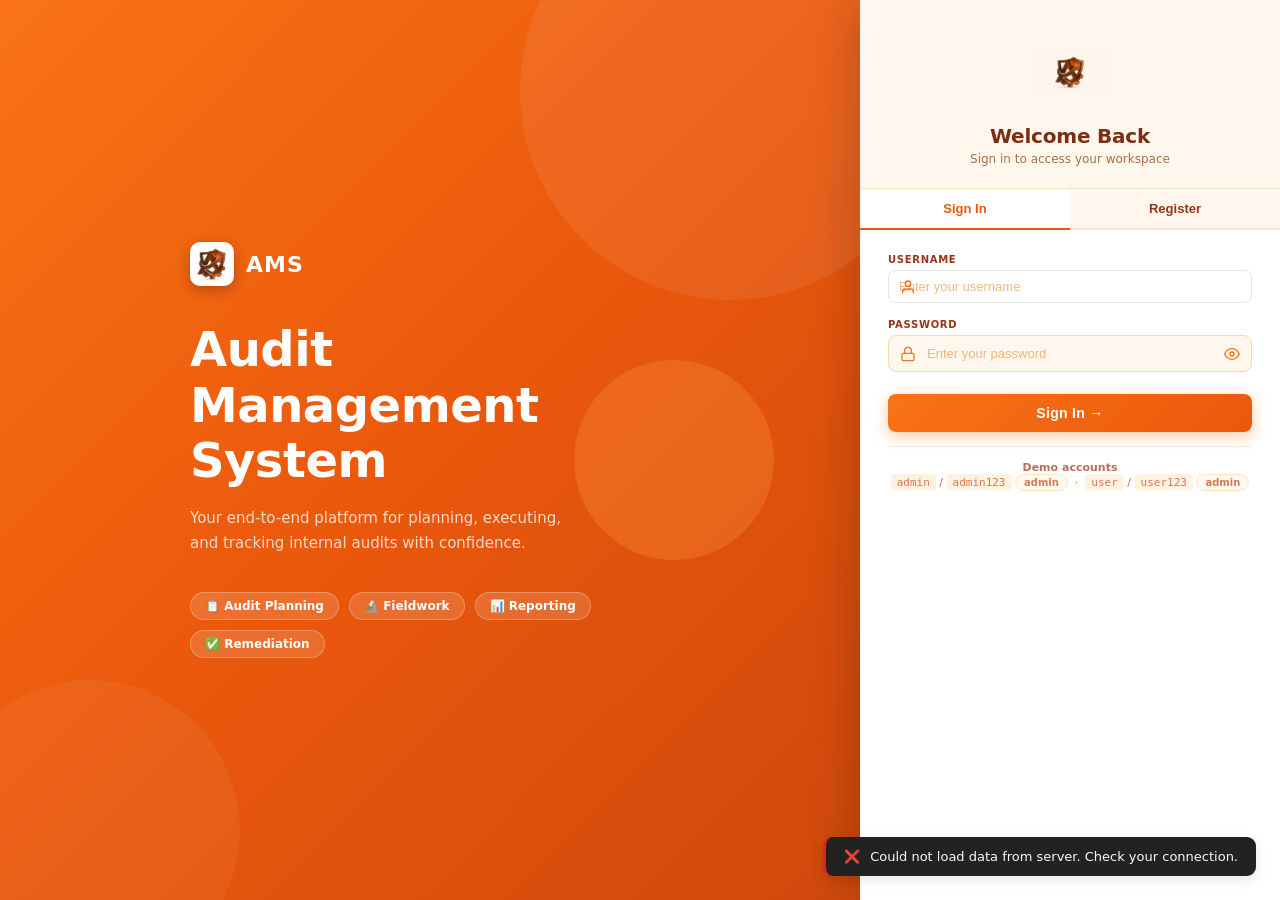
<file: app/index.html>
<!DOCTYPE html>
<html lang="en">
<head>
  <meta charset="UTF-8">
  <meta name="viewport" content="width=device-width, initial-scale=1.0">
  <title>Audit Management System</title>
  <link rel="icon" type="image/jpeg" href="src/assets/logo.jpeg">
  <link rel="stylesheet" href="src/styles.css">
  <link rel="stylesheet" href="src/auth/login.css">
  <!-- Hide auth screen immediately if session exists — prevents flash on reload -->
  <script>
    try {
      if (localStorage.getItem('ams_session')) {
        document.documentElement.style.setProperty('--auth-display', 'none');
      }
    } catch(_) {}
  </script>
  <style>
    #auth-screen { display: var(--auth-display, flex); }
  </style>
</head>
<body>

<div id="toast-container"></div>

<!-- MODAL CONTAINER -->
<div id="modal-root"></div>

<!-- ═══════════════════════════════════════════════════════════
     AUTH SCREEN  (shown before the app loads)
     ═══════════════════════════════════════════════════════════ -->
<div id="auth-screen">

  <!-- LEFT: branding / hero -->
  <div class="auth-hero">
    <div class="auth-hero-inner">
      <div class="auth-brand">
        <img src="src/assets/logo.jpeg" alt="AMS Logo" class="auth-brand-logo">
        <span class="auth-brand-name">AMS</span>
      </div>
      <h2 class="auth-hero-title">Audit Management<br>System</h2>
      <p class="auth-hero-sub">
        Your end-to-end platform for planning, executing,<br>
        and tracking internal audits with confidence.
      </p>
      <div class="auth-hero-pills">
        <span class="auth-pill">📋 Audit Planning</span>
        <span class="auth-pill">🔬 Fieldwork</span>
        <span class="auth-pill">📊 Reporting</span>
        <span class="auth-pill">✅ Remediation</span>
      </div>
    </div>
    <!-- decorative swirl blobs -->
    <div class="auth-blob auth-blob-1"></div>
    <div class="auth-blob auth-blob-2"></div>
    <div class="auth-blob auth-blob-3"></div>
  </div>

  <!-- RIGHT: card -->
  <div class="auth-card">

    <!-- Header -->
    <div class="auth-header">
      <span class="auth-logo">
        <img src="src/assets/logo.jpeg" alt="AMS" style="width:80px;height:80px;border-radius:0;object-fit:contain;mix-blend-mode:multiply;background:transparent;">
      </span>
      <h1>Welcome Back</h1>
      <p>Sign in to access your workspace</p>
    </div>

    <!-- Tab switcher -->
    <div class="auth-tabs">
      <button class="auth-tab active" id="tab-login"    onclick="authShowTab('login')">Sign In</button>
      <button class="auth-tab"        id="tab-register" onclick="authShowTab('register')">Register</button>
    </div>

    <!-- Scrollable panels wrapper -->
    <div class="auth-panels-wrap">

    <!-- ── LOGIN PANEL ── -->
    <div class="auth-panel active" id="panel-login">
      <div class="auth-error"   id="login-error"></div>
      <div class="auth-success" id="login-success"></div>

      <div class="auth-field">
        <label>Username</label>
        <div class="auth-input-wrap">
          <span class="auth-icon">
            <svg xmlns="http://www.w3.org/2000/svg" viewBox="0 0 24 24" fill="none" stroke="currentColor" stroke-width="2" stroke-linecap="round" stroke-linejoin="round" width="16" height="16"><path d="M20 21v-2a4 4 0 0 0-4-4H8a4 4 0 0 0-4 4v2"/><circle cx="12" cy="7" r="4"/></svg>
          </span>
          <input class="auth-input" type="text" id="login-username" placeholder="Enter your username" autocomplete="username">
        </div>
      </div>

      <div class="auth-field">
        <label>Password</label>
        <div class="auth-input-wrap">
          <span class="auth-icon">
            <svg xmlns="http://www.w3.org/2000/svg" viewBox="0 0 24 24" fill="none" stroke="currentColor" stroke-width="2" stroke-linecap="round" stroke-linejoin="round" width="16" height="16"><rect x="3" y="11" width="18" height="11" rx="2" ry="2"/><path d="M7 11V7a5 5 0 0 1 10 0v4"/></svg>
          </span>
          <input class="auth-input" type="password" id="login-password" placeholder="Enter your password" autocomplete="current-password">
          <button type="button" class="pw-toggle" onclick="togglePw('login-password', this)" tabindex="-1" aria-label="Show password">
            <svg class="eye-show" xmlns="http://www.w3.org/2000/svg" viewBox="0 0 24 24" fill="none" stroke="currentColor" stroke-width="2" stroke-linecap="round" stroke-linejoin="round" width="16" height="16"><path d="M1 12s4-8 11-8 11 8 11 8-4 8-11 8-11-8-11-8z"/><circle cx="12" cy="12" r="3"/></svg>
            <svg class="eye-hide" xmlns="http://www.w3.org/2000/svg" viewBox="0 0 24 24" fill="none" stroke="currentColor" stroke-width="2" stroke-linecap="round" stroke-linejoin="round" width="16" height="16" style="display:none"><path d="M17.94 17.94A10.07 10.07 0 0 1 12 20c-7 0-11-8-11-8a18.45 18.45 0 0 1 5.06-5.94"/><path d="M9.9 4.24A9.12 9.12 0 0 1 12 4c7 0 11 8 11 8a18.5 18.5 0 0 1-2.16 3.19"/><line x1="1" y1="1" x2="23" y2="23"/></svg>
          </button>
        </div>
      </div>

      <button class="auth-btn" onclick="authDoLogin()">Sign In &rarr;</button>

      <div class="auth-hint">
        <strong>Demo accounts</strong><br>
        <code>admin</code> / <code>admin123</code>
        <span class="role-badge admin">admin</span>
        &nbsp;·&nbsp;
        <code>user</code> / <code>user123</code>
        <span class="role-badge admin">admin</span>
      </div>
    </div>

    <!-- ── REGISTER PANEL ── -->
    <div class="auth-panel" id="panel-register">
      <div class="auth-error"   id="reg-error"></div>
      <div class="auth-success" id="reg-success"></div>

      <div class="auth-field">
        <label>Full Name</label>
        <div class="auth-input-wrap">
          <span class="auth-icon">
            <svg xmlns="http://www.w3.org/2000/svg" viewBox="0 0 24 24" fill="none" stroke="currentColor" stroke-width="2" stroke-linecap="round" stroke-linejoin="round" width="16" height="16"><path d="M20 21v-2a4 4 0 0 0-4-4H8a4 4 0 0 0-4 4v2"/><circle cx="12" cy="7" r="4"/></svg>
          </span>
          <input class="auth-input" type="text" id="reg-name" placeholder="e.g. Juan dela Cruz">
        </div>
      </div>

      <div class="auth-field">
        <label>Email</label>
        <div class="auth-input-wrap">
          <span class="auth-icon">
            <svg xmlns="http://www.w3.org/2000/svg" viewBox="0 0 24 24" fill="none" stroke="currentColor" stroke-width="2" stroke-linecap="round" stroke-linejoin="round" width="16" height="16"><path d="M4 4h16c1.1 0 2 .9 2 2v12c0 1.1-.9 2-2 2H4c-1.1 0-2-.9-2-2V6c0-1.1.9-2 2-2z"/><polyline points="22,6 12,13 2,6"/></svg>
          </span>
          <input class="auth-input" type="email" id="reg-email" placeholder="you@company.com" autocomplete="email">
        </div>
      </div>

      <div class="auth-field">
        <label>Username</label>
        <div class="auth-input-wrap">
          <span class="auth-icon">
            <svg xmlns="http://www.w3.org/2000/svg" viewBox="0 0 24 24" fill="none" stroke="currentColor" stroke-width="2" stroke-linecap="round" stroke-linejoin="round" width="16" height="16"><path d="M20 21v-2a4 4 0 0 0-4-4H8a4 4 0 0 0-4 4v2"/><circle cx="12" cy="7" r="4"/></svg>
          </span>
          <input class="auth-input" type="text" id="reg-username" placeholder="3–20 chars, letters/numbers/_" autocomplete="username">
        </div>
      </div>

      <div class="auth-field">
        <label>Password</label>
        <div class="auth-input-wrap">
          <span class="auth-icon">
            <svg xmlns="http://www.w3.org/2000/svg" viewBox="0 0 24 24" fill="none" stroke="currentColor" stroke-width="2" stroke-linecap="round" stroke-linejoin="round" width="16" height="16"><rect x="3" y="11" width="18" height="11" rx="2" ry="2"/><path d="M7 11V7a5 5 0 0 1 10 0v4"/></svg>
          </span>
          <input class="auth-input" type="password" id="reg-password" placeholder="At least 6 characters" autocomplete="new-password">
          <button type="button" class="pw-toggle" onclick="togglePw('reg-password', this)" tabindex="-1" aria-label="Show password">
            <svg class="eye-show" xmlns="http://www.w3.org/2000/svg" viewBox="0 0 24 24" fill="none" stroke="currentColor" stroke-width="2" stroke-linecap="round" stroke-linejoin="round" width="16" height="16"><path d="M1 12s4-8 11-8 11 8 11 8-4 8-11 8-11-8-11-8z"/><circle cx="12" cy="12" r="3"/></svg>
            <svg class="eye-hide" xmlns="http://www.w3.org/2000/svg" viewBox="0 0 24 24" fill="none" stroke="currentColor" stroke-width="2" stroke-linecap="round" stroke-linejoin="round" width="16" height="16" style="display:none"><path d="M17.94 17.94A10.07 10.07 0 0 1 12 20c-7 0-11-8-11-8a18.45 18.45 0 0 1 5.06-5.94"/><path d="M9.9 4.24A9.12 9.12 0 0 1 12 4c7 0 11 8 11 8a18.5 18.5 0 0 1-2.16 3.19"/><line x1="1" y1="1" x2="23" y2="23"/></svg>
          </button>
        </div>
      </div>

      <div class="auth-field">
        <label>Confirm Password</label>
        <div class="auth-input-wrap">
          <span class="auth-icon">
            <svg xmlns="http://www.w3.org/2000/svg" viewBox="0 0 24 24" fill="none" stroke="currentColor" stroke-width="2" stroke-linecap="round" stroke-linejoin="round" width="16" height="16"><rect x="3" y="11" width="18" height="11" rx="2" ry="2"/><path d="M7 11V7a5 5 0 0 1 10 0v4"/></svg>
          </span>
          <input class="auth-input" type="password" id="reg-confirm" placeholder="Repeat password" autocomplete="new-password">
          <button type="button" class="pw-toggle" onclick="togglePw('reg-confirm', this)" tabindex="-1" aria-label="Show password">
            <svg class="eye-show" xmlns="http://www.w3.org/2000/svg" viewBox="0 0 24 24" fill="none" stroke="currentColor" stroke-width="2" stroke-linecap="round" stroke-linejoin="round" width="16" height="16"><path d="M1 12s4-8 11-8 11 8 11 8-4 8-11 8-11-8-11-8z"/><circle cx="12" cy="12" r="3"/></svg>
            <svg class="eye-hide" xmlns="http://www.w3.org/2000/svg" viewBox="0 0 24 24" fill="none" stroke="currentColor" stroke-width="2" stroke-linecap="round" stroke-linejoin="round" width="16" height="16" style="display:none"><path d="M17.94 17.94A10.07 10.07 0 0 1 12 20c-7 0-11-8-11-8a18.45 18.45 0 0 1 5.06-5.94"/><path d="M9.9 4.24A9.12 9.12 0 0 1 12 4c7 0 11 8 11 8a18.5 18.5 0 0 1-2.16 3.19"/><line x1="1" y1="1" x2="23" y2="23"/></svg>
          </button>
        </div>
      </div>

      <button class="auth-btn" onclick="authDoRegister()">Create Account &rarr;</button>

      <div class="auth-hint">
        New accounts are granted <strong>view-only</strong> access.<br>
        Contact an admin to request write access.
      </div>
    </div>

    </div><!-- /.auth-panels-wrap -->
  </div><!-- /.auth-card -->
</div><!-- /#auth-screen -->

<div class="app">
  <!-- SIDEBAR -->
  <aside class="sidebar">
    <div class="sidebar-header">
      <img src="src/assets/logo.jpeg" alt="AMS Logo" class="sidebar-logo-img">
      <div class="sidebar-header-text">
        <h1>AMS</h1>
        <p>Audit Management System</p>
      </div>
    </div>

    <div class="sidebar-section">
      <div class="sidebar-section-label">Dashboard</div>
      <div class="nav-item active" onclick="navigate('dashboard')" id="nav-dashboard">
        <span class="icon"><svg xmlns="http://www.w3.org/2000/svg" viewBox="0 0 24 24" fill="none" stroke="currentColor" stroke-width="2" stroke-linecap="round" stroke-linejoin="round" width="16" height="16"><rect x="3" y="3" width="7" height="7"/><rect x="14" y="3" width="7" height="7"/><rect x="14" y="14" width="7" height="7"/><rect x="3" y="14" width="7" height="7"/></svg></span> Dashboard
      </div>
    </div>

    <div class="sidebar-section">
      <div class="sidebar-section-label">Planning</div>
      <div class="nav-item" onclick="navigate('universe')" id="nav-universe">
        <span class="icon"><svg xmlns="http://www.w3.org/2000/svg" viewBox="0 0 24 24" fill="none" stroke="currentColor" stroke-width="2" stroke-linecap="round" stroke-linejoin="round" width="16" height="16"><circle cx="12" cy="12" r="10"/><line x1="2" y1="12" x2="22" y2="12"/><path d="M12 2a15.3 15.3 0 0 1 4 10 15.3 15.3 0 0 1-4 10 15.3 15.3 0 0 1-4-10 15.3 15.3 0 0 1 4-10z"/></svg></span> Audit Universe
      </div>
      <div class="nav-item" onclick="navigate('plan')" id="nav-plan">
        <span class="icon"><svg xmlns="http://www.w3.org/2000/svg" viewBox="0 0 24 24" fill="none" stroke="currentColor" stroke-width="2" stroke-linecap="round" stroke-linejoin="round" width="16" height="16"><path d="M14 2H6a2 2 0 0 0-2 2v16a2 2 0 0 0 2 2h12a2 2 0 0 0 2-2V8z"/><polyline points="14 2 14 8 20 8"/><line x1="16" y1="13" x2="8" y2="13"/><line x1="16" y1="17" x2="8" y2="17"/><polyline points="10 9 9 9 8 9"/></svg></span> Annual Plan
      </div>
    </div>

    <div class="sidebar-section">
      <div class="sidebar-section-label">Execution</div>
      <div class="nav-item" onclick="navigate('engagements')" id="nav-engagements">
        <span class="icon"><svg xmlns="http://www.w3.org/2000/svg" viewBox="0 0 24 24" fill="none" stroke="currentColor" stroke-width="2" stroke-linecap="round" stroke-linejoin="round" width="16" height="16"><path d="M22 19a2 2 0 0 1-2 2H4a2 2 0 0 1-2-2V5a2 2 0 0 1 2-2h5l2 3h9a2 2 0 0 1 2 2z"/></svg></span> Engagements
      </div>
      <div class="nav-item" onclick="navigate('fieldwork')" id="nav-fieldwork">
        <span class="icon"><svg xmlns="http://www.w3.org/2000/svg" viewBox="0 0 24 24" fill="none" stroke="currentColor" stroke-width="2" stroke-linecap="round" stroke-linejoin="round" width="16" height="16"><path d="M9 3H5a2 2 0 0 0-2 2v4m6-6h10a2 2 0 0 1 2 2v4M9 3v11m0 0H5a2 2 0 0 0-2 2v3a2 2 0 0 0 2 2h14a2 2 0 0 0 2-2v-3a2 2 0 0 0-2-2h-4m-5 0h4"/></svg></span> Fieldwork
      </div>
      <div class="nav-item" onclick="navigate('docreqs')" id="nav-docreqs">
        <span class="icon"><svg xmlns="http://www.w3.org/2000/svg" viewBox="0 0 24 24" fill="none" stroke="currentColor" stroke-width="2" stroke-linecap="round" stroke-linejoin="round" width="16" height="16"><path d="M22 19a2 2 0 0 1-2 2H4a2 2 0 0 1-2-2V5a2 2 0 0 1 2-2h5l2 3h9a2 2 0 0 1 2 2z"/><line x1="12" y1="11" x2="12" y2="17"/><line x1="9" y1="14" x2="15" y2="14"/></svg></span> Document Requests
        <span class="nav-badge" id="badge-docreqs">3</span>
      </div>
    </div>

    <div class="sidebar-section">
      <div class="sidebar-section-label">Reporting</div>
      <div class="nav-item" onclick="navigate('reporting')" id="nav-reporting">
        <span class="icon"><svg xmlns="http://www.w3.org/2000/svg" viewBox="0 0 24 24" fill="none" stroke="currentColor" stroke-width="2" stroke-linecap="round" stroke-linejoin="round" width="16" height="16"><path d="M14 2H6a2 2 0 0 0-2 2v16a2 2 0 0 0 2 2h12a2 2 0 0 0 2-2V8z"/><polyline points="14 2 14 8 20 8"/><line x1="16" y1="13" x2="8" y2="13"/><line x1="16" y1="17" x2="8" y2="17"/></svg></span> Reports
      </div>
      <div class="nav-item" onclick="navigate('issues')" id="nav-issues">
        <span class="icon"><svg xmlns="http://www.w3.org/2000/svg" viewBox="0 0 24 24" fill="none" stroke="currentColor" stroke-width="2" stroke-linecap="round" stroke-linejoin="round" width="16" height="16"><path d="M10.29 3.86L1.82 18a2 2 0 0 0 1.71 3h16.94a2 2 0 0 0 1.71-3L13.71 3.86a2 2 0 0 0-3.42 0z"/><line x1="12" y1="9" x2="12" y2="13"/><line x1="12" y1="17" x2="12.01" y2="17"/></svg></span> Issues &amp; Remediation
        <span class="nav-badge" id="badge-issues">7</span>
      </div>
    </div>

    <div class="sidebar-section">
      <div class="sidebar-section-label">Administration</div>
      <div class="nav-item" onclick="navigate('iam')" id="nav-iam">
        <span class="icon"><svg xmlns="http://www.w3.org/2000/svg" viewBox="0 0 24 24" fill="none" stroke="currentColor" stroke-width="2" stroke-linecap="round" stroke-linejoin="round" width="16" height="16"><path d="M17 21v-2a4 4 0 0 0-4-4H5a4 4 0 0 0-4 4v2"/><circle cx="9" cy="7" r="4"/><path d="M23 21v-2a4 4 0 0 0-3-3.87"/><path d="M16 3.13a4 4 0 0 1 0 7.75"/></svg></span> Users &amp; Roles
      </div>
      <div class="nav-item" onclick="navigate('trail')" id="nav-trail">
        <span class="icon"><svg xmlns="http://www.w3.org/2000/svg" viewBox="0 0 24 24" fill="none" stroke="currentColor" stroke-width="2" stroke-linecap="round" stroke-linejoin="round" width="16" height="16"><rect x="3" y="11" width="18" height="11" rx="2" ry="2"/><path d="M7 11V7a5 5 0 0 1 10 0v4"/></svg></span> Audit Trail
      </div>
    </div>

    <div class="sidebar-footer">
      <div class="user-chip" onclick="navigate('iam')">
        <div class="user-avatar" id="user-avatar">CA</div>
        <div class="user-info">
          <div class="user-name" id="user-name">Chief Auditor</div>
          <div class="user-role" id="user-role">Chief Audit Executive</div>
        </div>
      </div>
      <button id="logout-btn" onclick="authLogout()" style="margin-top:12px;width:100%;display:flex;align-items:center;justify-content:center;gap:6px;padding:8px 12px;background:rgba(255,255,255,0.08);border:1px solid rgba(255,255,255,0.15);border-radius:8px;color:rgba(255,255,255,0.8);font-size:12px;font-weight:600;cursor:pointer;transition:all 0.15s;" onmouseover="this.style.background='rgba(255,255,255,0.15)'" onmouseout="this.style.background='rgba(255,255,255,0.08)'">
        <svg xmlns="http://www.w3.org/2000/svg" viewBox="0 0 24 24" fill="none" stroke="currentColor" stroke-width="2" stroke-linecap="round" stroke-linejoin="round" width="14" height="14"><path d="M9 21H5a2 2 0 0 1-2-2V5a2 2 0 0 1 2-2h4"/><polyline points="16 17 21 12 16 7"/><line x1="21" y1="12" x2="9" y2="12"/></svg>Sign Out
      </button>
      <button onclick="dbReset()" style="margin-top:6px;width:100%;padding:5px;background:transparent;border:1px solid rgba(255,255,255,0.1);border-radius:6px;color:rgba(255,255,255,0.35);font-size:11px;cursor:pointer;transition:all 0.15s;" onmouseover="this.style.color='rgba(255,255,255,0.65)'" onmouseout="this.style.color='rgba(255,255,255,0.35)'">
        <svg xmlns="http://www.w3.org/2000/svg" viewBox="0 0 24 24" fill="none" stroke="currentColor" stroke-width="2" stroke-linecap="round" stroke-linejoin="round" width="12" height="12" style="vertical-align:-2px;margin-right:3px"><polyline points="23 4 23 10 17 10"/><polyline points="1 20 1 14 7 14"/><path d="M3.51 9a9 9 0 0 1 14.85-3.36L23 10M1 14l4.64 4.36A9 9 0 0 0 20.49 15"/></svg>Reset Sample Data
      </button>
    </div>
  </aside>

  <!-- MAIN -->
  <main class="main">
    <div class="topbar">
      <h2 id="page-title">Dashboard</h2>
      <div class="topbar-actions" id="topbar-actions">
        <div id="readonly-banner"><svg xmlns="http://www.w3.org/2000/svg" viewBox="0 0 24 24" fill="none" stroke="currentColor" stroke-width="2" stroke-linecap="round" stroke-linejoin="round" width="14" height="14" style="vertical-align:-2px;margin-right:4px"><path d="M10.29 3.86L1.82 18a2 2 0 0 0 1.71 3h16.94a2 2 0 0 0 1.71-3L13.71 3.86a2 2 0 0 0-3.42 0z"/><line x1="12" y1="9" x2="12" y2="13"/><line x1="12" y1="17" x2="12.01" y2="17"/></svg>View-only mode</div>
      </div>
    </div>
    <div class="content" id="main-content">
      <!-- Dynamic content rendered here -->
    </div>
  </main>
</div>

<!-- Auth module must load before everything else -->
<script src="src/auth/auth.js"></script>

<!-- Application modules loaded in dependency order -->
<script src="src/data/db.js"></script>
<script src="src/utils/helpers.js"></script>
<script src="src/utils/navigation.js"></script>
<script src="src/components/dashboard.js"></script>
<script src="src/components/universe.js"></script>
<script src="src/components/plan.js"></script>
<script src="src/components/engagements.js"></script>
<script src="src/components/fieldwork.js"></script>
<script src="src/components/docreqs.js"></script>
<script src="src/components/reporting.js"></script>
<script src="src/components/issues.js"></script>
<script src="src/components/iam.js"></script>
<script src="src/components/trail.js"></script>
<script src="src/main.js"></script>
<script>
function togglePw(inputId, btn) {
  var input = document.getElementById(inputId);
  var isHidden = input.type === 'password';
  input.type = isHidden ? 'text' : 'password';
  btn.querySelector('.eye-show').style.display = isHidden ? 'none'  : '';
  btn.querySelector('.eye-hide').style.display = isHidden ? ''      : 'none';
  btn.setAttribute('aria-label', isHidden ? 'Hide password' : 'Show password');
}
</script>
</body>
</html>
</file>
<file: app/src/styles.css>
/* ============================================================
   AMS — Global Stylesheet  (Dark + Orange — BuildCore style)
   ============================================================ */

:root {
  /* Orange palette */
  --orange:        #f97316;
  --orange-dark:   #ea580c;
  --orange-darker: #c2410c;
  --orange-light:  #fb923c;
  --orange-pale:   #fff7ed;
  --orange-glow:   rgba(249,115,22,0.18);

  /* Dark palette */
  --dark-900: #111111;
  --dark-800: #1a1a1a;
  --dark-700: #222222;
  --dark-600: #2a2a2a;
  --dark-500: #333333;
  --dark-400: #444444;

  /* Light surface (main content area) */
  --bg:        #f5f5f5;
  --surface:   #ffffff;
  --border:    #e5e7eb;

  /* Text */
  --text:      #111827;
  --muted:     #6b7280;
  --text-dark: rgba(255,255,255,0.85);
  --muted-dark:rgba(255,255,255,0.45);

  /* Status */
  --success: #16a34a;
  --warning: #d97706;
  --danger:  #dc2626;
  --info:    #0284c7;

  /* Misc */
  --radius:    10px;
  --radius-lg: 16px;
  --shadow-sm: 0 1px 2px rgba(0,0,0,0.06);
  --shadow:    0 1px 4px rgba(0,0,0,0.08), 0 1px 2px rgba(0,0,0,0.04);
  --shadow-md: 0 4px 14px rgba(0,0,0,0.10);
  --shadow-lg: 0 10px 32px rgba(0,0,0,0.14);
  --sidebar-w: 250px;
}

* { box-sizing: border-box; margin: 0; padding: 0; }
body {
  font-family: -apple-system, "Segoe UI", system-ui, sans-serif;
  font-size: 14px;
  background: var(--bg);
  color: var(--text);
  min-height: 100vh;
  -webkit-font-smoothing: antialiased;
}

/* ── Layout ──────────────────────────────────────────────── */
.app { display: flex; height: 100vh; overflow: hidden; }

/* ══ DARK SIDEBAR ══════════════════════════════════════════ */
.sidebar {
  width: var(--sidebar-w);
  background: var(--dark-800);
  color: var(--text-dark);
  display: flex;
  flex-direction: column;
  flex-shrink: 0;
  overflow-y: auto;
  border-right: 1px solid var(--dark-600);
}

.sidebar-header {
  padding: 18px 18px 16px;
  border-bottom: 1px solid var(--dark-600);
  display: flex;
  align-items: center;
  gap: 12px;
}

.sidebar-logo-img {
  width: 38px;
  height: 38px;
  border-radius: 8px;
  object-fit: cover;
  flex-shrink: 0;
  box-shadow: 0 2px 10px rgba(249,115,22,0.4);
}

.sidebar-header-text h1 {
  font-size: 15px;
  font-weight: 800;
  letter-spacing: 0.3px;
  line-height: 1.2;
  color: #fff;
}
.sidebar-header-text p {
  font-size: 10px;
  color: var(--muted-dark);
  margin-top: 2px;
}

.sidebar-section { padding: 10px 0; }
.sidebar-section-label {
  font-size: 9.5px;
  font-weight: 700;
  letter-spacing: 1.2px;
  text-transform: uppercase;
  color: rgba(255,255,255,0.28);
  padding: 0 18px 5px;
}

.nav-item {
  display: flex;
  align-items: center;
  gap: 10px;
  padding: 9px 18px;
  cursor: pointer;
  font-size: 13px;
  color: rgba(255,255,255,0.55);
  transition: all 0.15s;
  border-left: 3px solid transparent;
  margin: 1px 0;
}
.nav-item:hover {
  background: rgba(249,115,22,0.08);
  color: var(--orange-light);
}
.nav-item.active {
  background: rgba(249,115,22,0.12);
  color: var(--orange-light);
  border-left-color: var(--orange);
  font-weight: 600;
}
.nav-item .icon {
  width: 20px;
  flex-shrink: 0;
  display: flex;
  align-items: center;
  justify-content: center;
  opacity: 0.75;
}
.nav-item.active .icon { opacity: 1; color: var(--orange); }
.nav-badge {
  margin-left: auto;
  background: var(--orange-darker);
  color: #fff;
  font-size: 10px;
  font-weight: 700;
  padding: 1px 6px;
  border-radius: 10px;
  min-width: 18px;
  text-align: center;
}

.sidebar-footer {
  margin-top: auto;
  padding: 14px 18px;
  border-top: 1px solid var(--dark-600);
}
.user-chip { display: flex; align-items: center; gap: 10px; cursor: pointer; }
.user-avatar {
  width: 34px;
  height: 34px;
  border-radius: 50%;
  background: linear-gradient(135deg, var(--orange) 0%, var(--orange-darker) 100%);
  display: flex;
  align-items: center;
  justify-content: center;
  font-size: 13px;
  font-weight: 700;
  color: #fff;
  flex-shrink: 0;
  box-shadow: 0 2px 8px rgba(249,115,22,0.35);
}
.user-info { flex: 1; min-width: 0; }
.user-name {
  font-size: 13px;
  font-weight: 600;
  color: #fff;
  white-space: nowrap;
  overflow: hidden;
  text-overflow: ellipsis;
}
.user-role { font-size: 11px; color: var(--muted-dark); margin-top: 1px; }

/* ══ MAIN AREA ══════════════════════════════════════════════ */
.main { flex: 1; display: flex; flex-direction: column; overflow: hidden; background: var(--bg); }

.topbar {
  background: var(--surface);
  border-bottom: 1px solid var(--border);
  padding: 0 28px;
  height: 58px;
  display: flex;
  align-items: center;
  gap: 16px;
  flex-shrink: 0;
  box-shadow: var(--shadow-sm);
}
.topbar h2 {
  font-size: 17px;
  font-weight: 800;
  color: var(--text);
  letter-spacing: -0.3px;
}
.topbar-actions { margin-left: auto; display: flex; align-items: center; gap: 10px; }
.content { flex: 1; overflow-y: auto; padding: 28px; }

/* ── Cards ───────────────────────────────────────────────── */
.card {
  background: var(--surface);
  border: 1px solid var(--border);
  border-radius: var(--radius);
  box-shadow: var(--shadow);
}
.card-header {
  padding: 16px 20px;
  border-bottom: 1px solid var(--border);
  display: flex;
  align-items: center;
  justify-content: space-between;
  gap: 12px;
}
.card-title { font-size: 14px; font-weight: 700; }
.card-body { padding: 20px; }

/* ── Buttons ─────────────────────────────────────────────── */
.btn {
  display: inline-flex;
  align-items: center;
  gap: 6px;
  padding: 7px 14px;
  border-radius: 7px;
  font-size: 13px;
  font-weight: 600;
  cursor: pointer;
  border: 1px solid transparent;
  transition: all 0.15s;
  line-height: 1.4;
}
.btn-primary   { background: var(--orange); color: #fff; border-color: var(--orange); box-shadow: 0 2px 8px rgba(249,115,22,0.3); }
.btn-primary:hover { background: var(--orange-dark); border-color: var(--orange-dark); }
.btn-secondary { background: var(--surface); color: var(--text); border-color: var(--border); }
.btn-secondary:hover { background: var(--bg); }
.btn-success   { background: var(--success); color: #fff; }
.btn-danger    { background: var(--danger);  color: #fff; }
.btn-warning   { background: var(--warning); color: #fff; }
.btn-info      { background: var(--info);    color: #fff; }
.btn-sm  { padding: 4px 10px;  font-size: 12px; }
.btn-xs  { padding: 2px 8px;   font-size: 11px; }
.btn:disabled { opacity: 0.45; cursor: not-allowed; }

/* ── Tables ──────────────────────────────────────────────── */
.table-wrap { overflow-x: auto; }
table { width: 100%; border-collapse: collapse; }
th {
  background: var(--bg);
  font-size: 11px; font-weight: 700;
  text-transform: uppercase; letter-spacing: 0.5px;
  color: var(--muted); padding: 9px 12px;
  text-align: left; border-bottom: 1px solid var(--border); white-space: nowrap;
}
td { padding: 10px 12px; border-bottom: 1px solid var(--border); font-size: 13px; vertical-align: middle; }
tr:last-child td { border-bottom: none; }
tr:hover td { background: #fafafa; }

/* ── Badges ──────────────────────────────────────────────── */
.badge { display: inline-block; padding: 2px 8px; border-radius: 12px; font-size: 11px; font-weight: 600; white-space: nowrap; }
.badge-critical    { background: #fef2f2; color: #dc2626; }
.badge-high        { background: #fff7ed; color: #ea580c; }
.badge-medium      { background: #fffbeb; color: #ca8a04; }
.badge-low         { background: #f0fdf4; color: #16a34a; }
.badge-planned     { background: #eff6ff; color: #2563eb; }
.badge-scheduled   { background: #f0f9ff; color: #0369a1; }
.badge-in-progress { background: #fff7ed; color: var(--orange-dark); }
.badge-reporting   { background: #fdf4ff; color: #9333ea; }
.badge-closed      { background: #f0fdf4; color: #15803d; }
.badge-deferred    { background: #fef9c3; color: #854d0e; }
.badge-cancelled   { background: #fef2f2; color: #991b1b; }
.badge-draft       { background: #f1f5f9; color: #475569; }
.badge-open        { background: #fff7ed; color: var(--orange-dark); }
.badge-approved    { background: #f0fdf4; color: #15803d; }
.badge-pending     { background: #fff7ed; color: #9a3412; }
.badge-overdue     { background: #fef2f2; color: #dc2626; }
.badge-due-soon    { background: #fff7ed; color: #ea580c; }
.badge-not-due     { background: #f0fdf4; color: #16a34a; }
.badge-never       { background: #f8fafc; color: #64748b; }
.badge-default     { background: #f1f5f9; color: #475569; }
.badge-warning     { background: #fffbeb; color: #ca8a04; }

/* ── Forms ───────────────────────────────────────────────── */
.form-group { margin-bottom: 16px; }
.form-row { display: grid; grid-template-columns: repeat(auto-fit, minmax(200px, 1fr)); gap: 16px; }
label { display: block; font-size: 12px; font-weight: 600; color: var(--muted); margin-bottom: 5px; text-transform: uppercase; letter-spacing: 0.3px; }
input[type=text], input[type=number], input[type=date], input[type=email], select, textarea {
  width: 100%; padding: 8px 10px; border: 1px solid var(--border); border-radius: 7px;
  font-size: 13px; color: var(--text); background: var(--surface); transition: border 0.15s; outline: none;
}
input:focus, select:focus, textarea:focus {
  border-color: var(--orange);
  box-shadow: 0 0 0 3px rgba(249,115,22,0.12);
}
textarea { resize: vertical; min-height: 80px; }

/* ── Grid ────────────────────────────────────────────────── */
.grid-2 { display: grid; grid-template-columns: 1fr 1fr; gap: 20px; }
.grid-3 { display: grid; grid-template-columns: 1fr 1fr 1fr; gap: 20px; }
.grid-4 { display: grid; grid-template-columns: repeat(4, 1fr); gap: 20px; }

/* ── Stat Cards ──────────────────────────────────────────── */
.stat-card {
  background: var(--surface);
  border: 1px solid var(--border);
  border-radius: var(--radius);
  padding: 20px;
  box-shadow: var(--shadow);
  transition: transform 0.15s, box-shadow 0.15s;
}
.stat-card:hover { transform: translateY(-2px); box-shadow: var(--shadow-md); }
.stat-label { font-size: 11px; font-weight: 700; color: var(--muted); text-transform: uppercase; letter-spacing: 0.5px; }
.stat-value { font-size: 30px; font-weight: 800; margin: 6px 0 2px; line-height: 1; }
.stat-sub { font-size: 12px; color: var(--muted); }

/* ── Modals ──────────────────────────────────────────────── */
.modal-overlay { position: fixed; inset: 0; background: rgba(0,0,0,0.55); display: flex; align-items: center; justify-content: center; z-index: 1000; padding: 20px; backdrop-filter: blur(2px); }
.modal { background: var(--surface); border-radius: var(--radius-lg); width: 100%; max-width: 640px; max-height: 90vh; display: flex; flex-direction: column; box-shadow: var(--shadow-lg); }
.modal-lg { max-width: 860px; }
.modal-header { padding: 20px 24px 16px; border-bottom: 1px solid var(--border); display: flex; align-items: center; justify-content: space-between; }
.modal-header h3 { font-size: 16px; font-weight: 700; }
.modal-close { background: none; border: none; font-size: 20px; cursor: pointer; color: var(--muted); padding: 2px 6px; border-radius: 4px; }
.modal-close:hover { background: var(--bg); color: var(--text); }
.modal-body { padding: 24px; overflow-y: auto; flex: 1; }
.modal-footer { padding: 16px 24px; border-top: 1px solid var(--border); display: flex; justify-content: flex-end; gap: 10px; }

/* ── Inner Tabs ──────────────────────────────────────────── */
.tab-bar { display: flex; border-bottom: 2px solid var(--border); margin-bottom: 20px; gap: 4px; }
.tab-btn { padding: 8px 16px; font-size: 13px; font-weight: 500; cursor: pointer; border: none; background: none; color: var(--muted); border-bottom: 2px solid transparent; margin-bottom: -2px; transition: all 0.15s; border-radius: 4px 4px 0 0; }
.tab-btn:hover { color: var(--orange); background: var(--orange-pale); }
.tab-btn.active { color: var(--orange-dark); border-bottom-color: var(--orange); font-weight: 700; }
.tab-panel { display: none; }
.tab-panel.active { display: block; }

/* ── Timeline ────────────────────────────────────────────── */
.timeline { list-style: none; padding: 0; }
.timeline-item { display: flex; gap: 12px; margin-bottom: 14px; }
.timeline-dot { width: 9px; height: 9px; border-radius: 50%; background: var(--orange); flex-shrink: 0; margin-top: 4px; }
.timeline-dot.success { background: var(--success); }
.timeline-dot.warning { background: var(--warning); }
.timeline-dot.danger  { background: var(--danger); }
.timeline-content { flex: 1; }
.timeline-title { font-size: 13px; font-weight: 600; }
.timeline-meta { font-size: 11px; color: var(--muted); margin-top: 2px; }

/* ── Progress ────────────────────────────────────────────── */
.progress-bar { background: var(--border); border-radius: 99px; height: 6px; overflow: hidden; }
.progress-fill { height: 100%; border-radius: 99px; background: linear-gradient(90deg, var(--orange), var(--orange-dark)); transition: width 0.4s; }

/* ── Alerts ──────────────────────────────────────────────── */
.alert { padding: 12px 16px; border-radius: 8px; font-size: 13px; margin-bottom: 16px; display: flex; align-items: flex-start; gap: 10px; }
.alert-info    { background: #eff6ff; border: 1px solid #bfdbfe; color: #1e40af; }
.alert-warning { background: #fff7ed; border: 1px solid #fed7aa; color: #9a3412; }
.alert-success { background: #f0fdf4; border: 1px solid #bbf7d0; color: #14532d; }
.alert-danger  { background: #fef2f2; border: 1px solid #fecaca; color: #991b1b; }

/* ── Checklist ───────────────────────────────────────────── */
.check-item { display: flex; align-items: center; gap: 10px; padding: 8px 0; border-bottom: 1px solid var(--border); }
.check-item:last-child { border-bottom: none; }
.check-item input[type=checkbox] { width: 16px; height: 16px; accent-color: var(--orange); }
.check-label { font-size: 13px; flex: 1; }

/* ── Risk ────────────────────────────────────────────────── */
.risk-critical { color: var(--danger);  font-weight: 700; }
.risk-high     { color: var(--warning); font-weight: 700; }
.risk-medium   { color: #ca8a04;        font-weight: 700; }
.risk-low      { color: var(--success); font-weight: 700; }

/* ── Workflow Steps ──────────────────────────────────────── */
.workflow-steps { display: flex; align-items: center; gap: 0; margin-bottom: 24px; overflow-x: auto; padding-bottom: 4px; }
.wf-step { display: flex; flex-direction: column; align-items: center; flex: 1; min-width: 90px; }
.wf-step-circle { width: 32px; height: 32px; border-radius: 50%; display: flex; align-items: center; justify-content: center; font-size: 13px; font-weight: 700; border: 2px solid var(--border); background: var(--surface); color: var(--muted); }
.wf-step-circle.done   { background: var(--orange);      border-color: var(--orange);      color: #fff; }
.wf-step-circle.active { background: var(--orange-dark); border-color: var(--orange-dark); color: #fff; }
.wf-step-label { font-size: 10px; color: var(--muted); margin-top: 4px; text-align: center; max-width: 80px; }
.wf-connector { flex: 1; height: 2px; background: var(--border); margin-top: -18px; min-width: 20px; }
.wf-connector.done { background: var(--orange); }

/* ── Utility ─────────────────────────────────────────────── */
.flex { display: flex; align-items: center; }
.gap-2 { gap: 8px; }
.gap-3 { gap: 12px; }
.mt-4  { margin-top: 16px; }
.mt-6  { margin-top: 24px; }
.mb-4  { margin-bottom: 16px; }
.text-muted { color: var(--muted); }
.text-sm    { font-size: 12px; }
.font-bold  { font-weight: 700; }
.text-right { text-align: right; }
.hidden     { display: none !important; }
.divider    { height: 1px; background: var(--border); margin: 20px 0; }
.chip { display: inline-flex; align-items: center; gap: 4px; padding: 2px 8px; background: var(--bg); border: 1px solid var(--border); border-radius: 20px; font-size: 11px; color: var(--muted); }

/* ── Scrollbar ───────────────────────────────────────────── */
::-webkit-scrollbar { width: 5px; height: 5px; }
::-webkit-scrollbar-track { background: transparent; }
::-webkit-scrollbar-thumb { background: #d1d5db; border-radius: 3px; }
.sidebar::-webkit-scrollbar-thumb { background: var(--dark-500); }

/* ── Toast ───────────────────────────────────────────────── */
#toast-container { position: fixed; bottom: 24px; right: 24px; display: flex; flex-direction: column; gap: 8px; z-index: 9999; }
.toast { background: var(--dark-700); color: #f8fafc; padding: 12px 18px; border-radius: 9px; font-size: 13px; box-shadow: var(--shadow-md); display: flex; align-items: center; gap: 10px; animation: slideIn 0.2s ease; }
.toast.success { border-left: 3px solid var(--success); }
.toast.error   { border-left: 3px solid var(--danger);  }
.toast.info    { border-left: 3px solid var(--orange);  }
@keyframes slideIn { from { transform: translateX(40px); opacity: 0; } to { transform: translateX(0); opacity: 1; } }

/* ── Responsive ──────────────────────────────────────────── */
@media (max-width: 900px) {
  :root { --sidebar-w: 200px; }
  .grid-4 { grid-template-columns: 1fr 1fr; }
  .grid-3 { grid-template-columns: 1fr 1fr; }
  .grid-2 { grid-template-columns: 1fr; }
}
</file>
<file: app/src/auth/login.css>
/* ============================================================
s    app/src/auth/login.css  —  Orange landing-page design
   ============================================================ */

/* ── Full-screen overlay: two-column layout ── */
#auth-screen {
  position: fixed;
  inset: 0;
  align-items: stretch;
  z-index: 9000;
  background: linear-gradient(135deg, #f97316 0%, #ea580c 40%, #c2410c 100%);
}

#auth-screen.hidden { display: none !important; }

/* ══════════════════════════════════════════
   LEFT HERO PANEL
══════════════════════════════════════════ */
.auth-hero {
  flex: 1;
  position: relative;
  display: flex;
  align-items: center;
  justify-content: center;
  padding: 60px 56px;
  overflow: hidden;
}

/* Decorative swirl blobs (mimic the curved shapes in the reference) */
.auth-blob {
  position: absolute;
  border-radius: 50%;
  pointer-events: none;
}
.auth-blob-1 {
  width: 420px; height: 420px;
  background: rgba(255,255,255,0.07);
  top: -120px; right: -80px;
}
.auth-blob-2 {
  width: 300px; height: 300px;
  background: rgba(255,255,255,0.05);
  bottom: -80px; left: -60px;
}
.auth-blob-3 {
  width: 200px; height: 200px;
  background: rgba(251,146,60,0.3);
  top: 40%; right: 10%;
}

.auth-hero-inner {
  position: relative;
  z-index: 1;
  max-width: 480px;
}

/* Brand row */
.auth-brand {
  display: flex;
  align-items: center;
  gap: 12px;
  margin-bottom: 36px;
}
.auth-brand-logo {
  width: 44px;
  height: 44px;
  border-radius: 10px;
  object-fit: cover;
  box-shadow: 0 4px 14px rgba(0,0,0,0.25);
}
.auth-brand-name {
  font-size: 22px;
  font-weight: 800;
  color: #fff;
  letter-spacing: 1px;
}

/* Hero headline */
.auth-hero-title {
  font-size: clamp(32px, 4vw, 48px);
  font-weight: 800;
  color: #fff;
  line-height: 1.15;
  letter-spacing: -0.5px;
  margin-bottom: 18px;
}

.auth-hero-sub {
  font-size: 15px;
  color: rgba(255,255,255,0.78);
  line-height: 1.65;
  margin-bottom: 36px;
}

/* Feature pills */
.auth-hero-pills {
  display: flex;
  flex-wrap: wrap;
  gap: 10px;
}
.auth-pill {
  background: rgba(255,255,255,0.14);
  border: 1px solid rgba(255,255,255,0.25);
  color: #fff;
  font-size: 12px;
  font-weight: 600;
  padding: 6px 14px;
  border-radius: 20px;
  backdrop-filter: blur(4px);
}

/* ══════════════════════════════════════════
   RIGHT CARD PANEL
══════════════════════════════════════════ */
.auth-card {
  width: 420px;
  flex-shrink: 0;
  background: #fff;
  display: flex;
  flex-direction: column;
  max-height: 100vh;
  overflow: hidden;
  box-shadow: -8px 0 40px rgba(0,0,0,0.18);
}

@keyframes authFadeIn {
  from { opacity: 0; transform: translateX(24px); }
  to   { opacity: 1; transform: translateX(0); }
}
.auth-card { animation: authFadeIn 0.4s ease; }

/* ── Card header ── */
.auth-header {
  flex-shrink: 0;
  padding: 32px 32px 22px;
  text-align: center;
  border-bottom: 1px solid #fee2c8;
  background: #fff7ed;
}

.auth-logo {
  display: flex;
  align-items: center;
  justify-content: center;
  margin-bottom: 12px;
}

.auth-header h1 {
  font-size: 20px;
  font-weight: 800;
  color: #7c2d12;
  letter-spacing: -0.2px;
  margin-bottom: 4px;
}

.auth-header p {
  font-size: 12px;
  color: #92400e;
  opacity: 0.75;
}

/* ── Tab switcher ── */
.auth-tabs {
  flex-shrink: 0;
  display: flex;
  border-bottom: 2px solid #fee2c8;
  background: #fff7ed;
}

.auth-tab {
  flex: 1;
  padding: 12px;
  font-size: 13px;
  font-weight: 600;
  text-align: center;
  cursor: pointer;
  color: #9a3412;
  border: none;
  background: transparent;
  border-bottom: 2px solid transparent;
  margin-bottom: -2px;
  transition: all 0.18s;
}
.auth-tab:hover {
  color: #ea580c;
  background: rgba(249,115,22,0.06);
}
.auth-tab.active {
  color: #ea580c;
  border-bottom-color: #ea580c;
  background: #fff;
}

/* ── Scrollable form area ── */
.auth-panels-wrap {
  flex: 1;
  overflow-y: auto;
  overflow-x: hidden;
  scrollbar-width: thin;
  scrollbar-color: #fed7aa transparent;
}
.auth-panels-wrap::-webkit-scrollbar { width: 4px; }
.auth-panels-wrap::-webkit-scrollbar-track { background: transparent; }
.auth-panels-wrap::-webkit-scrollbar-thumb { background: #fed7aa; border-radius: 4px; }

/* ── Form panels ── */
.auth-panel {
  display: none;
  padding: 24px 28px 28px;
}
.auth-panel.active { display: block; }

/* ── Form fields ── */
.auth-field { margin-bottom: 16px; }

.auth-field label {
  display: block;
  font-size: 10px;
  font-weight: 700;
  color: #9a3412;
  text-transform: uppercase;
  letter-spacing: 0.7px;
  margin-bottom: 5px;
}

.auth-input-wrap { position: relative; }

.auth-input-wrap .auth-icon {
  position: absolute;
  left: 12px;
  top: 50%;
  transform: translateY(-50%);
  pointer-events: none;
  color: #f97316;
  display: flex;
  align-items: center;
}

.auth-input {
  width: 100%;
  padding: 10px 38px 10px 38px;
  border: 1.5px solid #fed7aa;
  border-radius: 8px;
  font-size: 13px;
  color: #431407;
  background: #fff7ed;
  transition: border 0.15s, box-shadow 0.15s, background 0.15s;
  outline: none;
  box-sizing: border-box;
}
.auth-input::placeholder { color: #d97706; opacity: 0.5; }
.auth-input:focus {
  border-color: #f97316;
  background: #fff;
  box-shadow: 0 0 0 3px rgba(249,115,22,0.15);
}

/* ── Password toggle ── */
.pw-toggle {
  position: absolute;
  right: 10px;
  top: 50%;
  transform: translateY(-50%);
  background: none;
  border: none;
  cursor: pointer;
  padding: 2px;
  color: #f97316;
  display: flex;
  align-items: center;
  transition: color 0.15s;
}
.pw-toggle:hover { color: #c2410c; }

/* ── Submit button ── */
.auth-btn {
  width: 100%;
  padding: 11px;
  background: linear-gradient(135deg, #f97316 0%, #ea580c 100%);
  color: #ffffff;
  border: none;
  border-radius: 8px;
  font-size: 14px;
  font-weight: 700;
  cursor: pointer;
  transition: opacity 0.15s, transform 0.1s, box-shadow 0.15s;
  letter-spacing: 0.3px;
  margin-top: 6px;
  box-shadow: 0 4px 16px rgba(249,115,22,0.4);
}
.auth-btn:hover {
  opacity: 0.92;
  box-shadow: 0 6px 20px rgba(249,115,22,0.55);
}
.auth-btn:active { transform: scale(0.98); }

/* ── Error / Success messages ── */
.auth-error {
  background: #fef2f2;
  border: 1px solid #fecaca;
  color: #991b1b;
  padding: 9px 12px;
  border-radius: 8px;
  font-size: 12px;
  margin-bottom: 14px;
  display: none;
  align-items: center;
  gap: 8px;
}
.auth-error.show { display: flex; }

.auth-success {
  background: #fff7ed;
  border: 1px solid #fed7aa;
  color: #9a3412;
  padding: 9px 12px;
  border-radius: 8px;
  font-size: 12px;
  margin-bottom: 14px;
  display: none;
  align-items: center;
  gap: 8px;
}
.auth-success.show { display: flex; }

/* ── Demo hint ── */
.auth-hint {
  text-align: center;
  font-size: 11px;
  color: #9a3412;
  opacity: 0.7;
  margin-top: 14px;
  padding-top: 14px;
  border-top: 1px solid #fee2c8;
}
.auth-hint code {
  background: #ffedd5;
  padding: 2px 6px;
  border-radius: 4px;
  font-family: monospace;
  color: #c2410c;
  font-size: 11px;
}
.auth-hint strong { color: #9a3412; opacity: 1; }

/* ── Role badges ── */
.role-badge {
  display: inline-flex;
  align-items: center;
  gap: 4px;
  padding: 2px 8px;
  border-radius: 20px;
  font-size: 10px;
  font-weight: 700;
}
.role-badge.admin {
  background: #fff7ed;
  color: #c2410c;
  border: 1px solid #fed7aa;
}
.role-badge.user {
  background: #f0fdf4;
  color: #15803d;
  border: 1px solid #bbf7d0;
}

/* ── View-only banner (topbar) ── */
#readonly-banner {
  display: none;
  align-items: center;
  gap: 6px;
  background: #fff7ed;
  border: 1px solid #fed7aa;
  color: #9a3412;
  padding: 4px 12px;
  border-radius: 20px;
  font-size: 12px;
  font-weight: 600;
}
#readonly-banner.show { display: flex; }

/* ── Logout button ── */
#logout-btn {
  display: inline-flex;
  align-items: center;
  gap: 6px;
  padding: 5px 12px;
  background: transparent;
  border: 1px solid rgba(255,255,255,0.25);
  color: rgba(255,255,255,0.8);
  border-radius: 6px;
  font-size: 12px;
  font-weight: 600;
  cursor: pointer;
  transition: all 0.15s;
}
#logout-btn:hover { background: rgba(255,255,255,0.1); color: #fff; }

/* ── Responsive: stack on small screens ── */
@media (max-width: 768px) {
  #auth-screen { flex-direction: column; overflow-y: auto; }
  .auth-hero { flex: none; padding: 40px 28px 32px; min-height: 240px; }
  .auth-hero-title { font-size: 28px; }
  .auth-card { width: 100%; max-height: none; box-shadow: none; }
}
</file>
